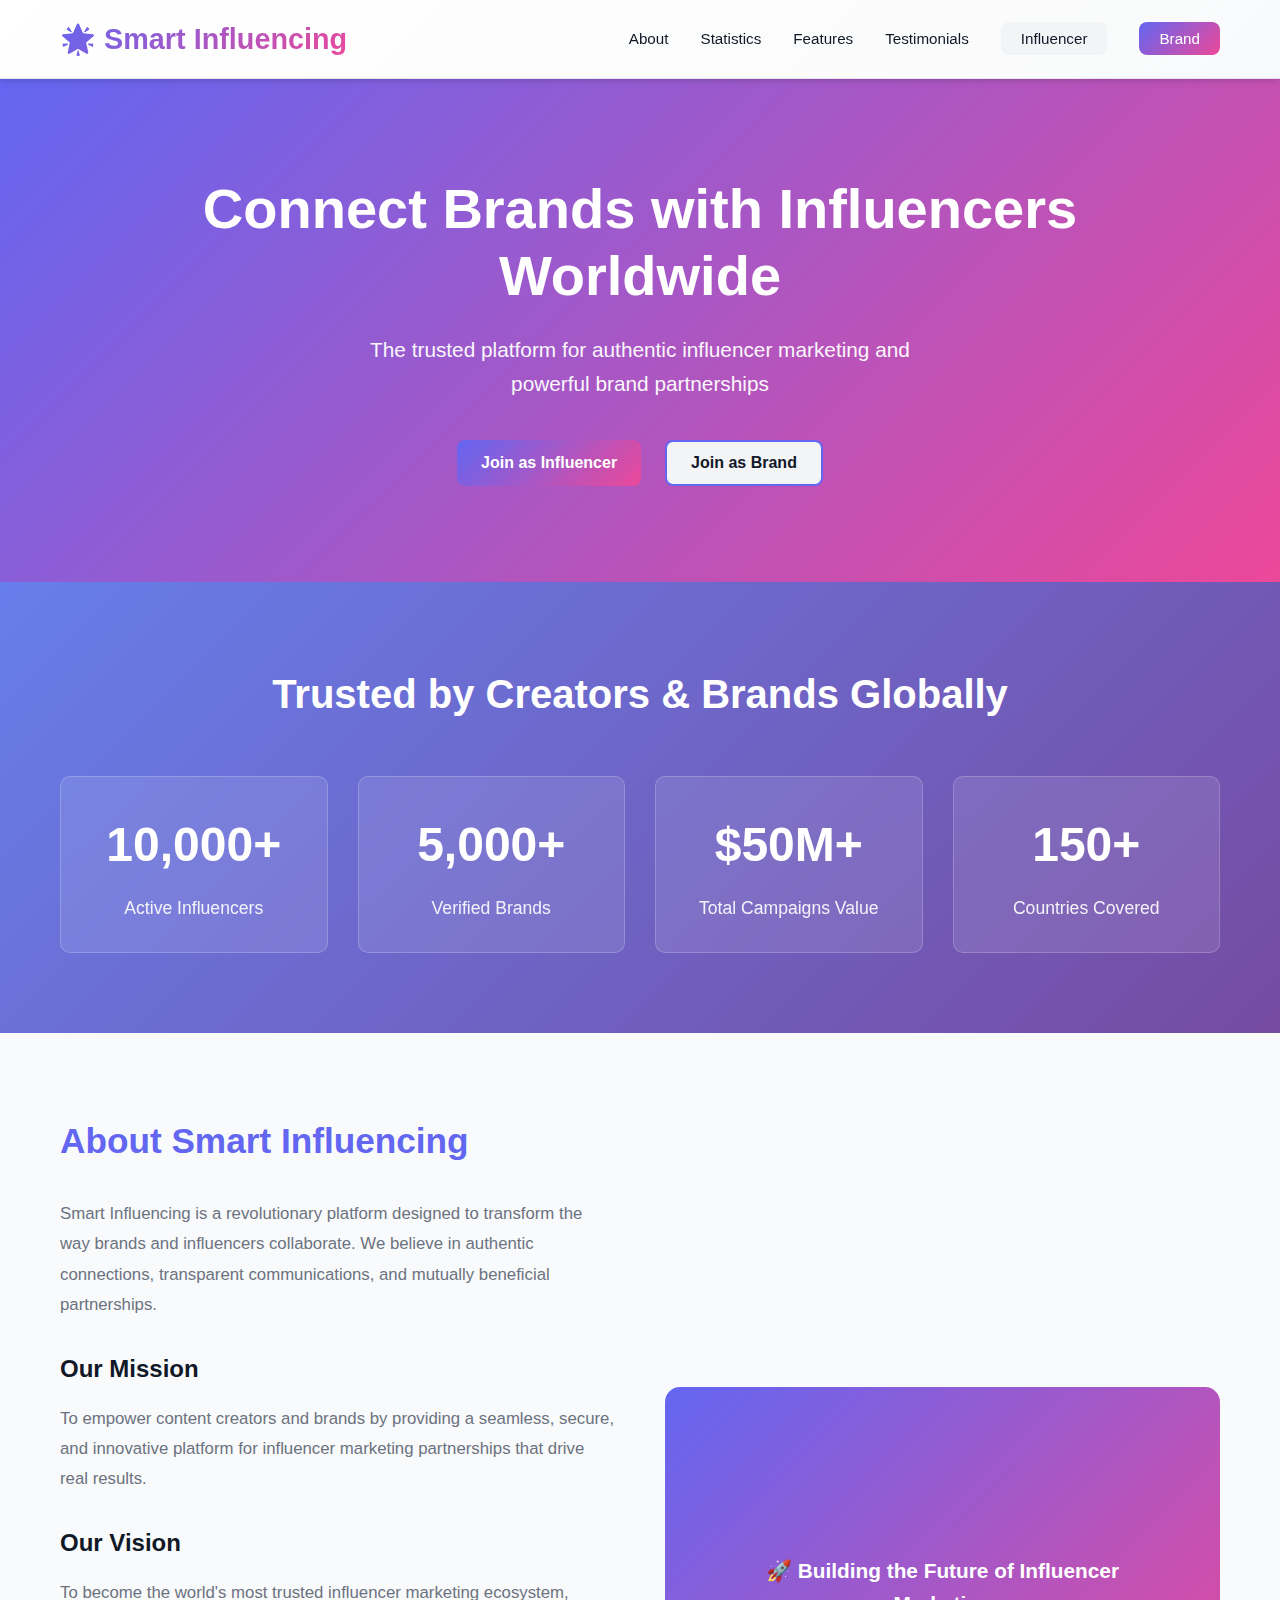
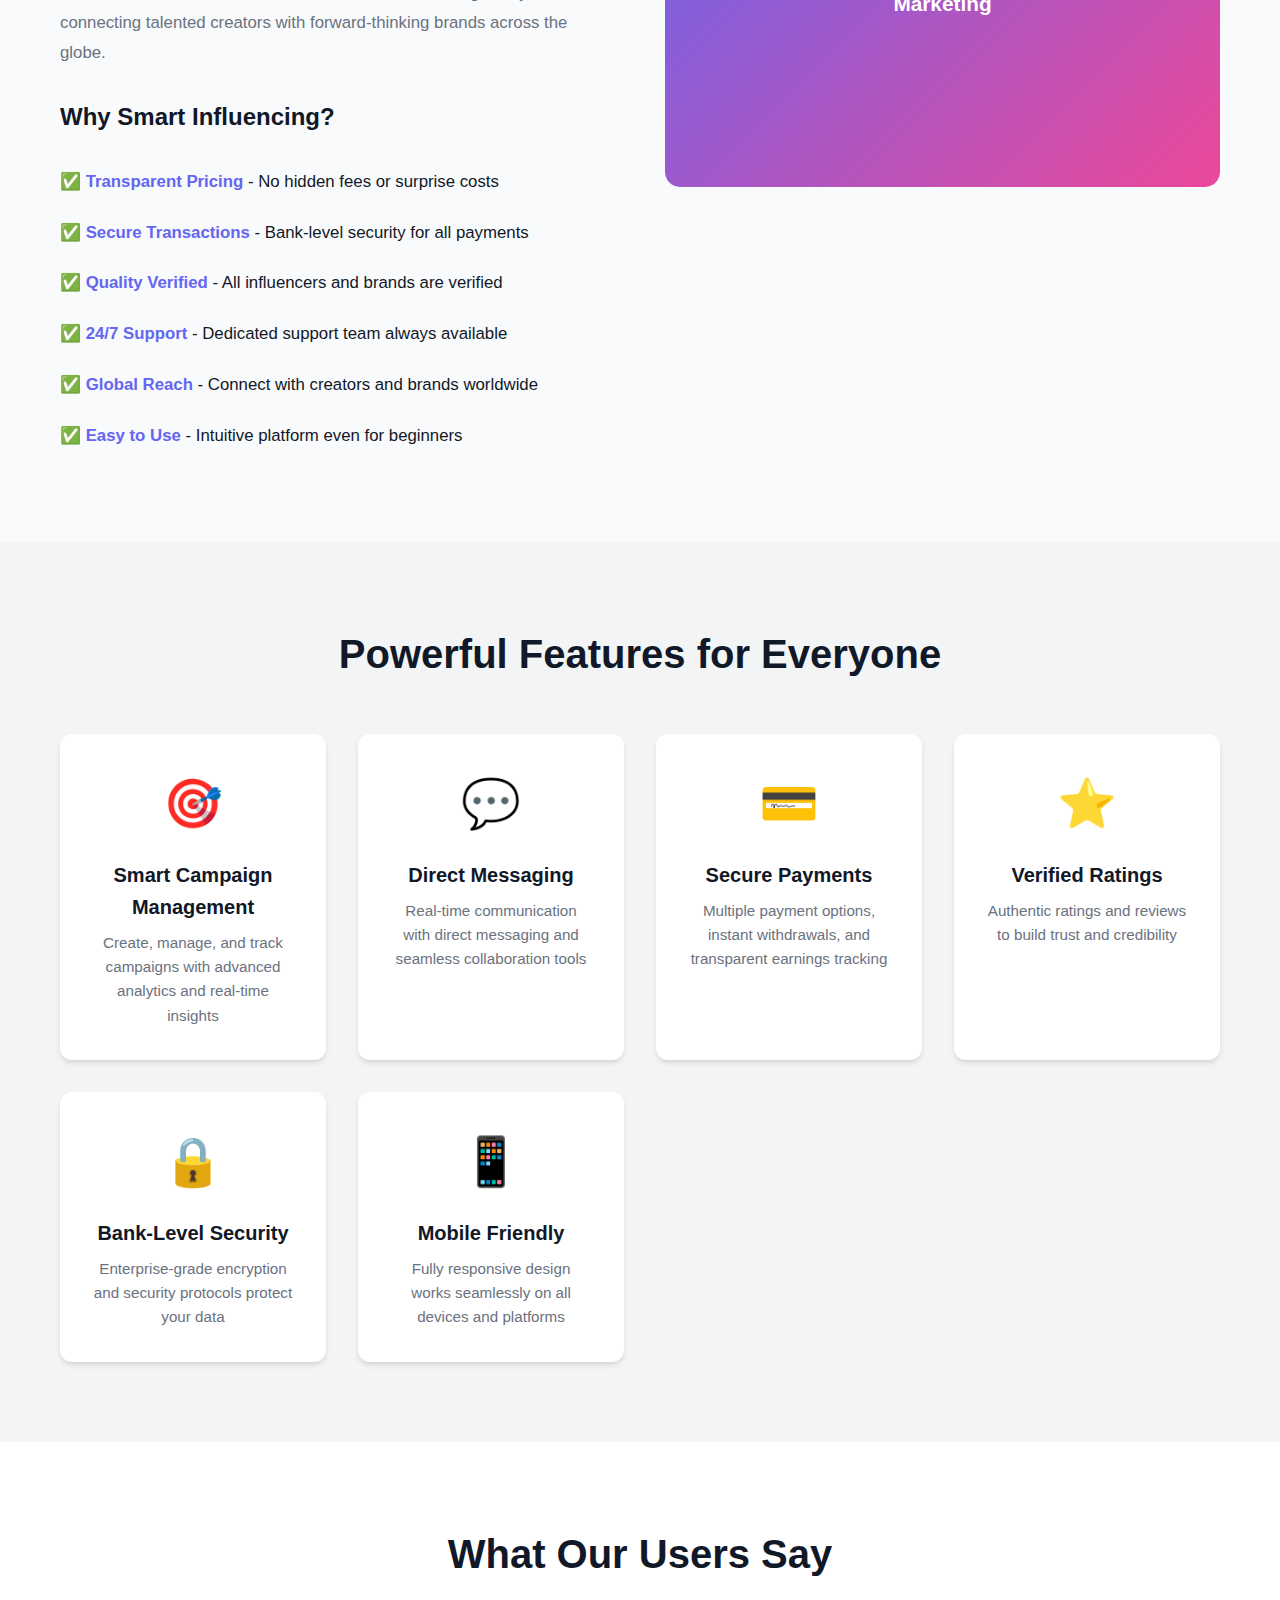
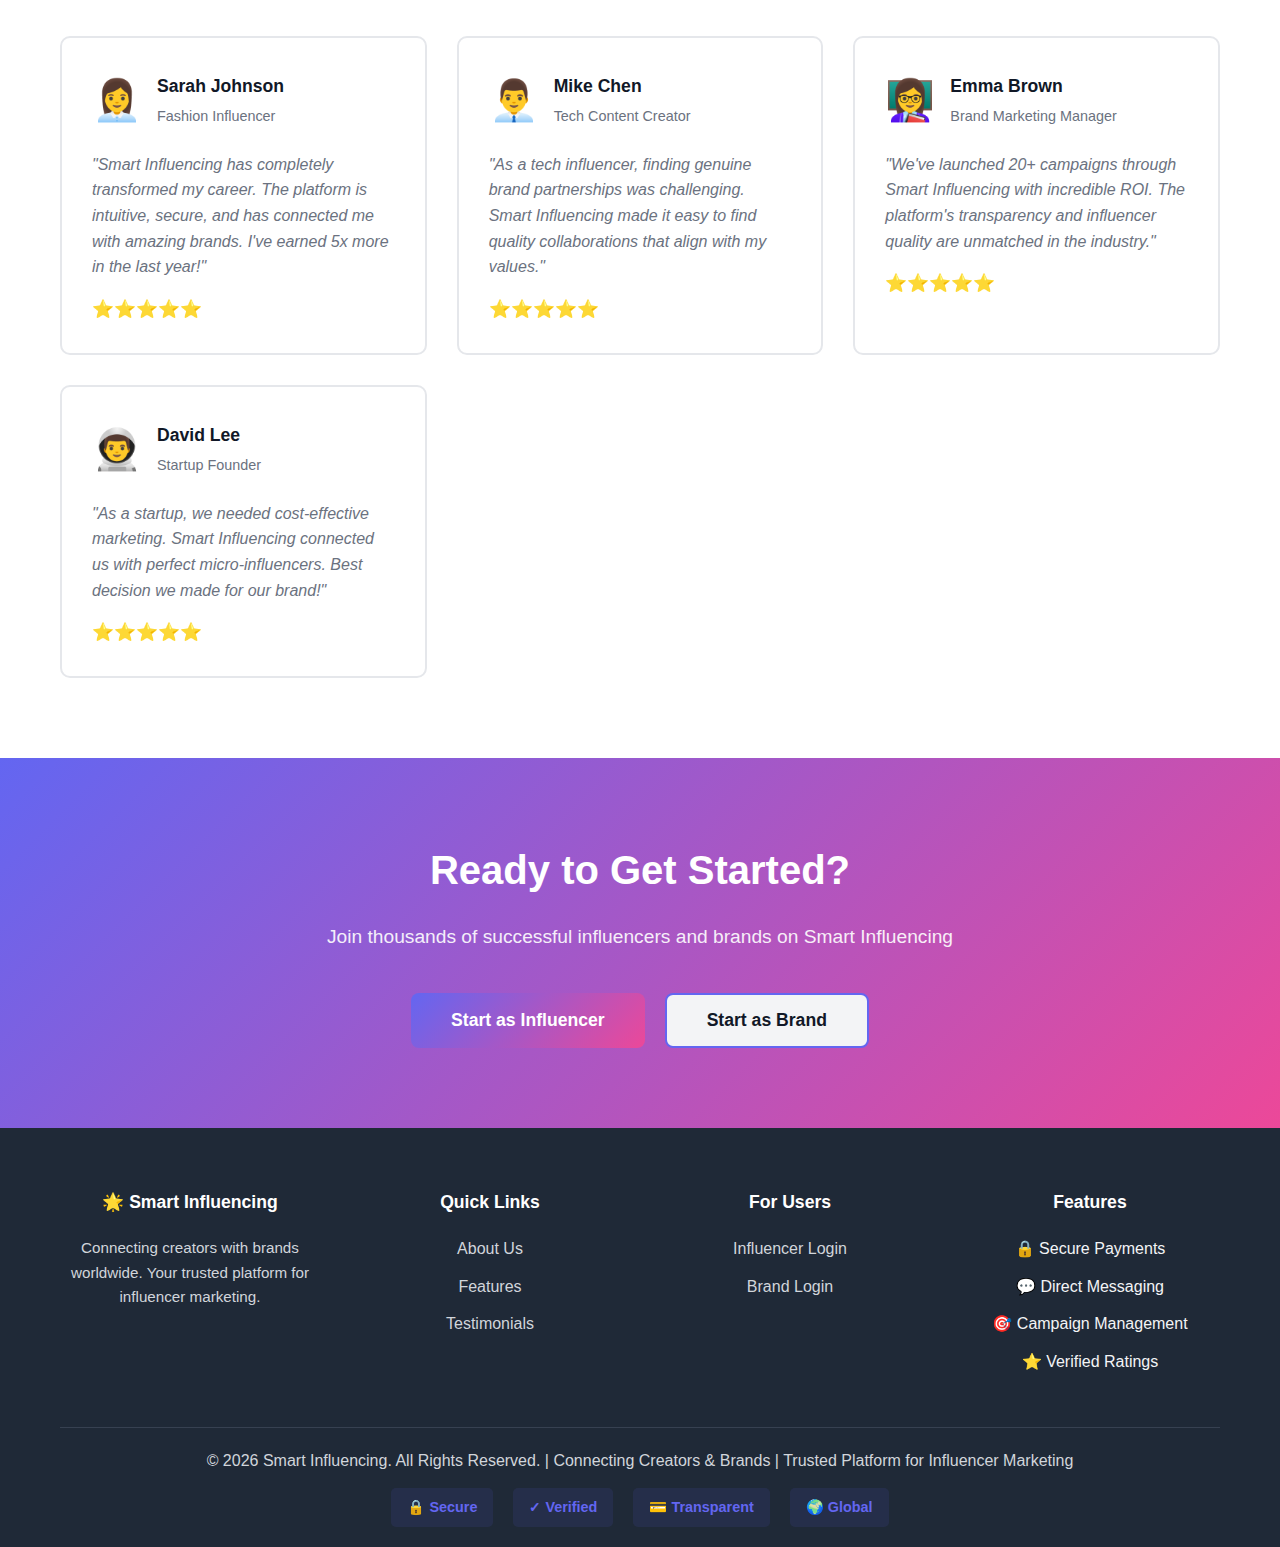
<file: index.html>
<!DOCTYPE html>
<html lang="en">
<head>
    <meta charset="UTF-8">
    <meta name="viewport" content="width=device-width, initial-scale=1.0">
    <title>Smart Influencing - Connect Brands & Influencers Worldwide</title>
    <link rel="stylesheet" href="css/style.css">
</head>
<body>
    <!-- Navigation -->
    <nav class="navbar">
        <div class="container">
            <div class="nav-brand">
                <h1>🌟 Smart Influencing</h1>
            </div>
            <ul class="nav-menu">
                <li><a href="#about">About</a></li>
                <li><a href="#stats">Statistics</a></li>
                <li><a href="#features">Features</a></li>
                <li><a href="#testimonials">Testimonials</a></li>
                <li><a href="#" onclick="goToAuth('influencer')" class="btn-nav">Influencer</a></li>
                <li><a href="#" onclick="goToAuth('brand')" class="btn-nav btn-primary">Brand</a></li>
            </ul>
        </div>
    </nav>

    <!-- Hero Section -->
    <section class="hero">
        <div class="container">
            <div class="hero-content">
                <h2>Connect Brands with Influencers Worldwide</h2>
                <p>The trusted platform for authentic influencer marketing and powerful brand partnerships</p>
                <div class="hero-buttons">
                    <button onclick="goToAuth('influencer')" class="btn btn-primary">Join as Influencer</button>
                    <button onclick="goToAuth('brand')" class="btn btn-secondary">Join as Brand</button>
                </div>
            </div>
        </div>
    </section>

    <!-- Statistics Section -->
    <section id="stats" class="statistics">
        <div class="container">
            <h2>Trusted by Creators & Brands Globally</h2>
            <div class="stats-grid">
                <div class="stat-item">
                    <h3 class="stat-number">10,000+</h3>
                    <p>Active Influencers</p>
                </div>
                <div class="stat-item">
                    <h3 class="stat-number">5,000+</h3>
                    <p>Verified Brands</p>
                </div>
                <div class="stat-item">
                    <h3 class="stat-number">$50M+</h3>
                    <p>Total Campaigns Value</p>
                </div>
                <div class="stat-item">
                    <h3 class="stat-number">150+</h3>
                    <p>Countries Covered</p>
                </div>
            </div>
        </div>
    </section>

    <!-- About Section -->
    <section id="about" class="about">
        <div class="container">
            <div class="about-content">
                <div class="about-text">
                    <h2>About Smart Influencing</h2>
                    <p>Smart Influencing is a revolutionary platform designed to transform the way brands and influencers collaborate. We believe in authentic connections, transparent communications, and mutually beneficial partnerships.</p>
                    
                    <h3>Our Mission</h3>
                    <p>To empower content creators and brands by providing a seamless, secure, and innovative platform for influencer marketing partnerships that drive real results.</p>
                    
                    <h3>Our Vision</h3>
                    <p>To become the world's most trusted influencer marketing ecosystem, connecting talented creators with forward-thinking brands across the globe.</p>
                    
                    <h3>Why Smart Influencing?</h3>
                    <ul class="about-list">
                        <li>✅ <strong>Transparent Pricing</strong> - No hidden fees or surprise costs</li>
                        <li>✅ <strong>Secure Transactions</strong> - Bank-level security for all payments</li>
                        <li>✅ <strong>Quality Verified</strong> - All influencers and brands are verified</li>
                        <li>✅ <strong>24/7 Support</strong> - Dedicated support team always available</li>
                        <li>✅ <strong>Global Reach</strong> - Connect with creators and brands worldwide</li>
                        <li>✅ <strong>Easy to Use</strong> - Intuitive platform even for beginners</li>
                    </ul>
                </div>
                <div class="about-image">
                    <div class="image-placeholder">
                        <div class="placeholder-content">
                            <p>🚀 Building the Future of Influencer Marketing</p>
                        </div>
                    </div>
                </div>
            </div>
        </div>
    </section>

    <!-- Features Section -->
    <section id="features" class="features">
        <div class="container">
            <h2>Powerful Features for Everyone</h2>
            <div class="features-grid">
                <div class="feature-card">
                    <div class="feature-icon">🎯</div>
                    <h3>Smart Campaign Management</h3>
                    <p>Create, manage, and track campaigns with advanced analytics and real-time insights</p>
                </div>
                <div class="feature-card">
                    <div class="feature-icon">💬</div>
                    <h3>Direct Messaging</h3>
                    <p>Real-time communication with direct messaging and seamless collaboration tools</p>
                </div>
                <div class="feature-card">
                    <div class="feature-icon">💳</div>
                    <h3>Secure Payments</h3>
                    <p>Multiple payment options, instant withdrawals, and transparent earnings tracking</p>
                </div>
                <div class="feature-card">
                    <div class="feature-icon">⭐</div>
                    <h3>Verified Ratings</h3>
                    <p>Authentic ratings and reviews to build trust and credibility</p>
                </div>
                <div class="feature-card">
                    <div class="feature-icon">🔒</div>
                    <h3>Bank-Level Security</h3>
                    <p>Enterprise-grade encryption and security protocols protect your data</p>
                </div>
                <div class="feature-card">
                    <div class="feature-icon">📱</div>
                    <h3>Mobile Friendly</h3>
                    <p>Fully responsive design works seamlessly on all devices and platforms</p>
                </div>
            </div>
        </div>
    </section>

    <!-- Testimonials Section -->
    <section id="testimonials" class="testimonials">
        <div class="container">
            <h2>What Our Users Say</h2>
            <div class="testimonials-grid">
                <div class="testimonial-card">
                    <div class="testimonial-header">
                        <div class="user-avatar">👩‍💼</div>
                        <div class="user-info">
                            <h4>Sarah Johnson</h4>
                            <p>Fashion Influencer</p>
                        </div>
                    </div>
                    <p class="testimonial-text">"Smart Influencing has completely transformed my career. The platform is intuitive, secure, and has connected me with amazing brands. I've earned 5x more in the last year!"</p>
                    <div class="rating">⭐⭐⭐⭐⭐</div>
                </div>

                <div class="testimonial-card">
                    <div class="testimonial-header">
                        <div class="user-avatar">👨‍💼</div>
                        <div class="user-info">
                            <h4>Mike Chen</h4>
                            <p>Tech Content Creator</p>
                        </div>
                    </div>
                    <p class="testimonial-text">"As a tech influencer, finding genuine brand partnerships was challenging. Smart Influencing made it easy to find quality collaborations that align with my values."</p>
                    <div class="rating">⭐⭐⭐⭐⭐</div>
                </div>

                <div class="testimonial-card">
                    <div class="testimonial-header">
                        <div class="user-avatar">👩‍🏫</div>
                        <div class="user-info">
                            <h4>Emma Brown</h4>
                            <p>Brand Marketing Manager</p>
                        </div>
                    </div>
                    <p class="testimonial-text">"We've launched 20+ campaigns through Smart Influencing with incredible ROI. The platform's transparency and influencer quality are unmatched in the industry."</p>
                    <div class="rating">⭐⭐⭐⭐⭐</div>
                </div>

                <div class="testimonial-card">
                    <div class="testimonial-header">
                        <div class="user-avatar">👨‍🚀</div>
                        <div class="user-info">
                            <h4>David Lee</h4>
                            <p>Startup Founder</p>
                        </div>
                    </div>
                    <p class="testimonial-text">"As a startup, we needed cost-effective marketing. Smart Influencing connected us with perfect micro-influencers. Best decision we made for our brand!"</p>
                    <div class="rating">⭐⭐⭐⭐⭐</div>
                </div>
            </div>
        </div>
    </section>

    <!-- CTA Section -->
    <section class="cta-section">
        <div class="container">
            <h2>Ready to Get Started?</h2>
            <p>Join thousands of successful influencers and brands on Smart Influencing</p>
            <div class="cta-buttons">
                <button onclick="goToAuth('influencer')" class="btn btn-primary btn-lg">Start as Influencer</button>
                <button onclick="goToAuth('brand')" class="btn btn-secondary btn-lg">Start as Brand</button>
            </div>
        </div>
    </section>

    <!-- Footer -->
    <footer class="footer">
        <div class="container">
            <div class="footer-content">
                <div class="footer-section">
                    <h4>🌟 Smart Influencing</h4>
                    <p>Connecting creators with brands worldwide. Your trusted platform for influencer marketing.</p>
                </div>
                <div class="footer-section">
                    <h4>Quick Links</h4>
                    <ul>
                        <li><a href="#about">About Us</a></li>
                        <li><a href="#features">Features</a></li>
                        <li><a href="#testimonials">Testimonials</a></li>
                    </ul>
                </div>
                <div class="footer-section">
                    <h4>For Users</h4>
                    <ul>
                        <li><a href="pages/influencer-auth.html">Influencer Login</a></li>
                        <li><a href="pages/brand-auth.html">Brand Login</a></li>
                    </ul>
                </div>
                <div class="footer-section">
                    <h4>Features</h4>
                    <ul>
                        <li>🔒 Secure Payments</li>
                        <li>💬 Direct Messaging</li>
                        <li>🎯 Campaign Management</li>
                        <li>⭐ Verified Ratings</li>
                    </ul>
                </div>
            </div>
            <div class="footer-bottom">
                <p>&copy; 2026 Smart Influencing. All Rights Reserved. | Connecting Creators & Brands | Trusted Platform for Influencer Marketing</p>
                <div class="footer-features">
                    <span>🔒 Secure</span>
                    <span>✓ Verified</span>
                    <span>💳 Transparent</span>
                    <span>🌍 Global</span>
                </div>
            </div>
        </div>
    </footer>

    <script src="js/config.js"></script>
    <script src="js/api.js"></script>
    <script src="js/main.js"></script>
</body>
</html>
</file>
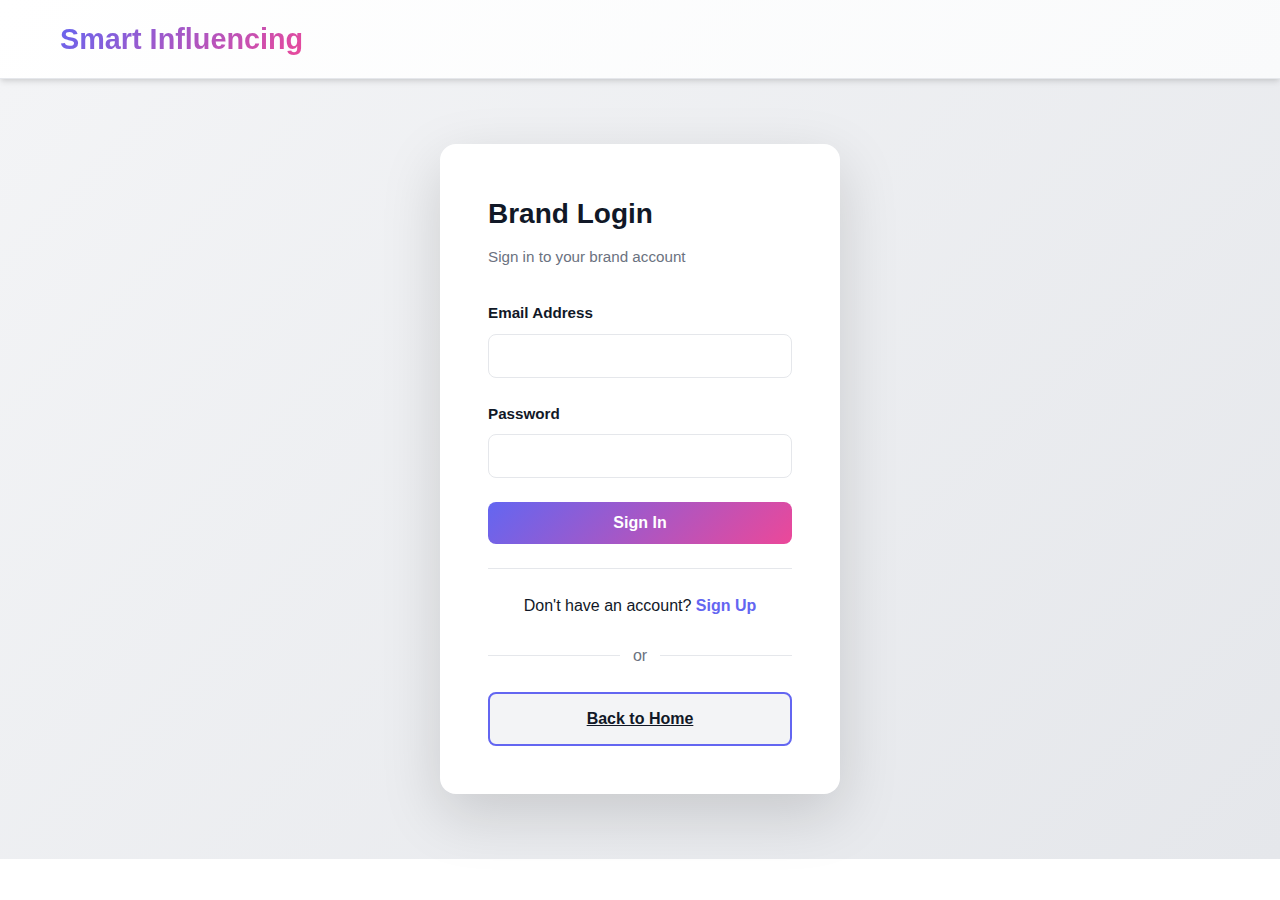
<file: pages/brand-auth.html>
<!DOCTYPE html>
<html lang="en">
<head>
    <meta charset="UTF-8">
    <meta name="viewport" content="width=device-width, initial-scale=1.0">
    <title>Brand - Smart Influencing</title>
    <link rel="stylesheet" href="../css/style.css">
    <link rel="stylesheet" href="../css/auth.css">
</head>
<body>
    <nav class="navbar">
        <div class="container">
            <div class="nav-brand">
                <h1 onclick="window.location.href='../index.html'" style="cursor: pointer;">Smart Influencing</h1>
            </div>
        </div>
    </nav>

    <div class="auth-container">
        <div class="auth-box">
            <h2>Brand Login</h2>
            <p class="auth-subtitle">Sign in to your brand account</p>

            <form id="loginForm" style="display: block;">
                <div class="form-group">
                    <label for="email">Email Address</label>
                    <input type="email" id="email" name="email" required>
                </div>
                <div class="form-group">
                    <label for="password">Password</label>
                    <input type="password" id="password" name="password" required>
                </div>
                <button type="submit" class="btn btn-primary" style="width: 100%;">Sign In</button>
            </form>

            <form id="registerForm" style="display: none;">
                <div class="form-group">
                    <label for="regBrandName">Brand Name</label>
                    <input type="text" id="regBrandName" name="brand_name" required>
                </div>
                <div class="form-group">
                    <label for="regEmail">Email Address</label>
                    <input type="email" id="regEmail" name="email" required>
                </div>
                <div class="form-group">
                    <label for="regContact">Contact Number</label>
                    <input type="tel" id="regContact" name="contact" required>
                </div>
                <div class="form-group">
                    <label for="regPassword">Password</label>
                    <input type="password" id="regPassword" name="password" required>
                </div>
                <button type="submit" class="btn btn-primary" style="width: 100%;">Create Account</button>
            </form>

            <div class="auth-toggle">
                <p>Don't have an account? 
                    <a href="#" onclick="toggleAuthForm(event)">Sign Up</a>
                </p>
            </div>

            <div class="auth-divider">or</div>

            <a href="../index.html" class="btn btn-secondary" style="width: 100%; text-align: center;">Back to Home</a>
        </div>
    </div>

    <script src="../js/config.js"></script>
    <script src="../js/api.js"></script>
    <script src="../js/main.js"></script>
    <script src="../js/brand-auth.js"></script>
</body>
</html>
</file>
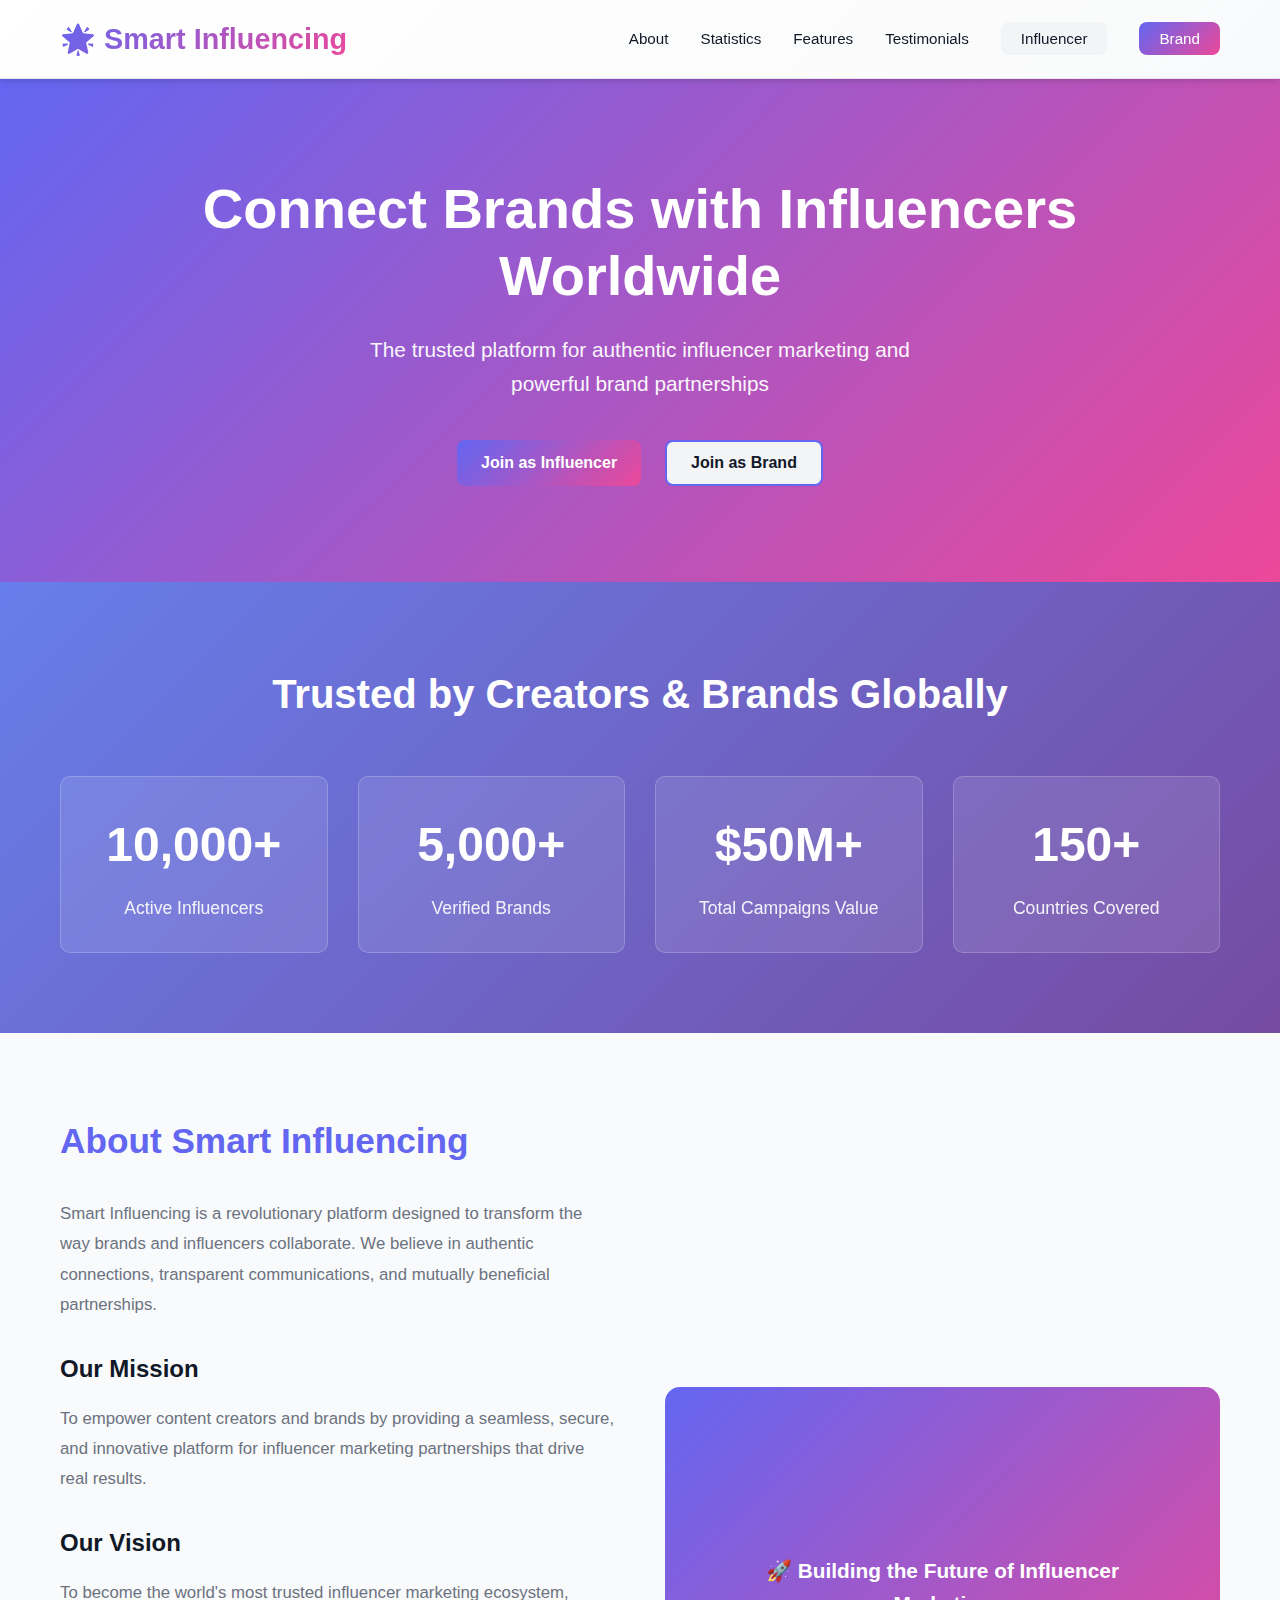
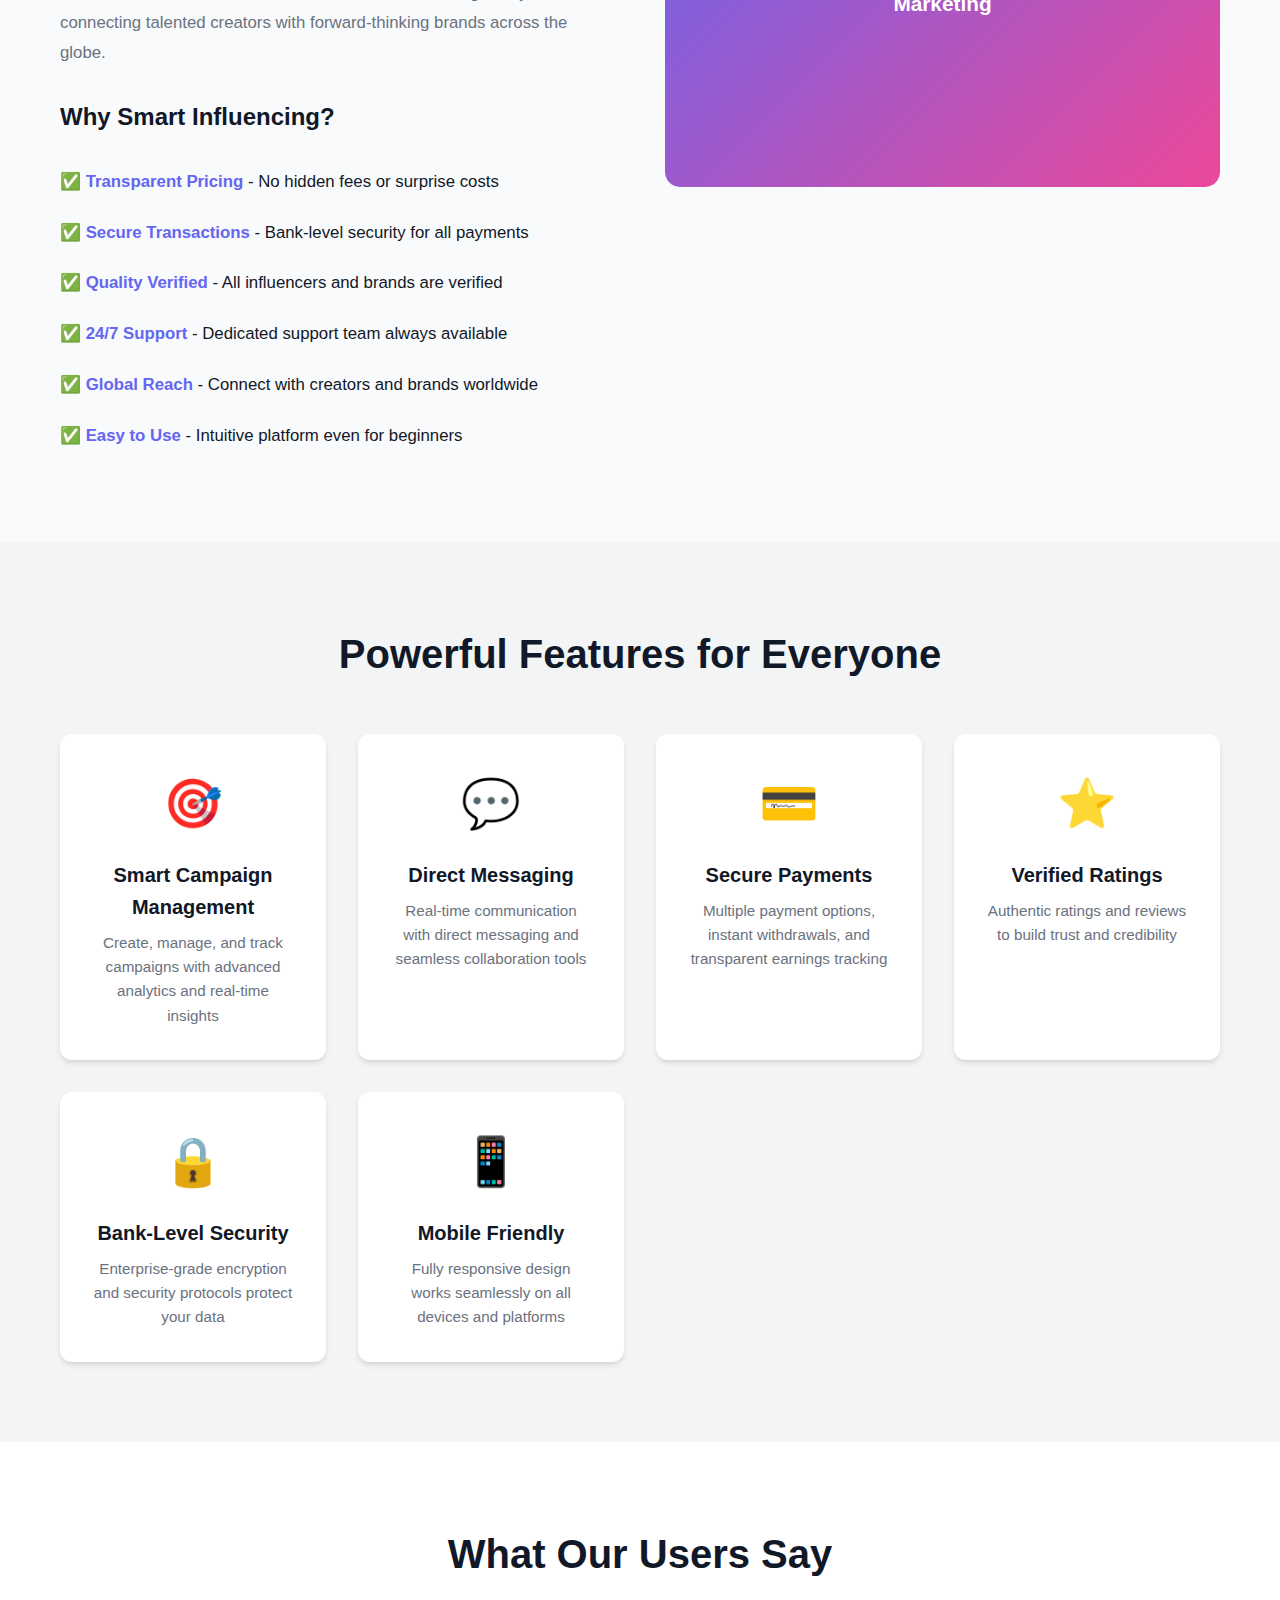
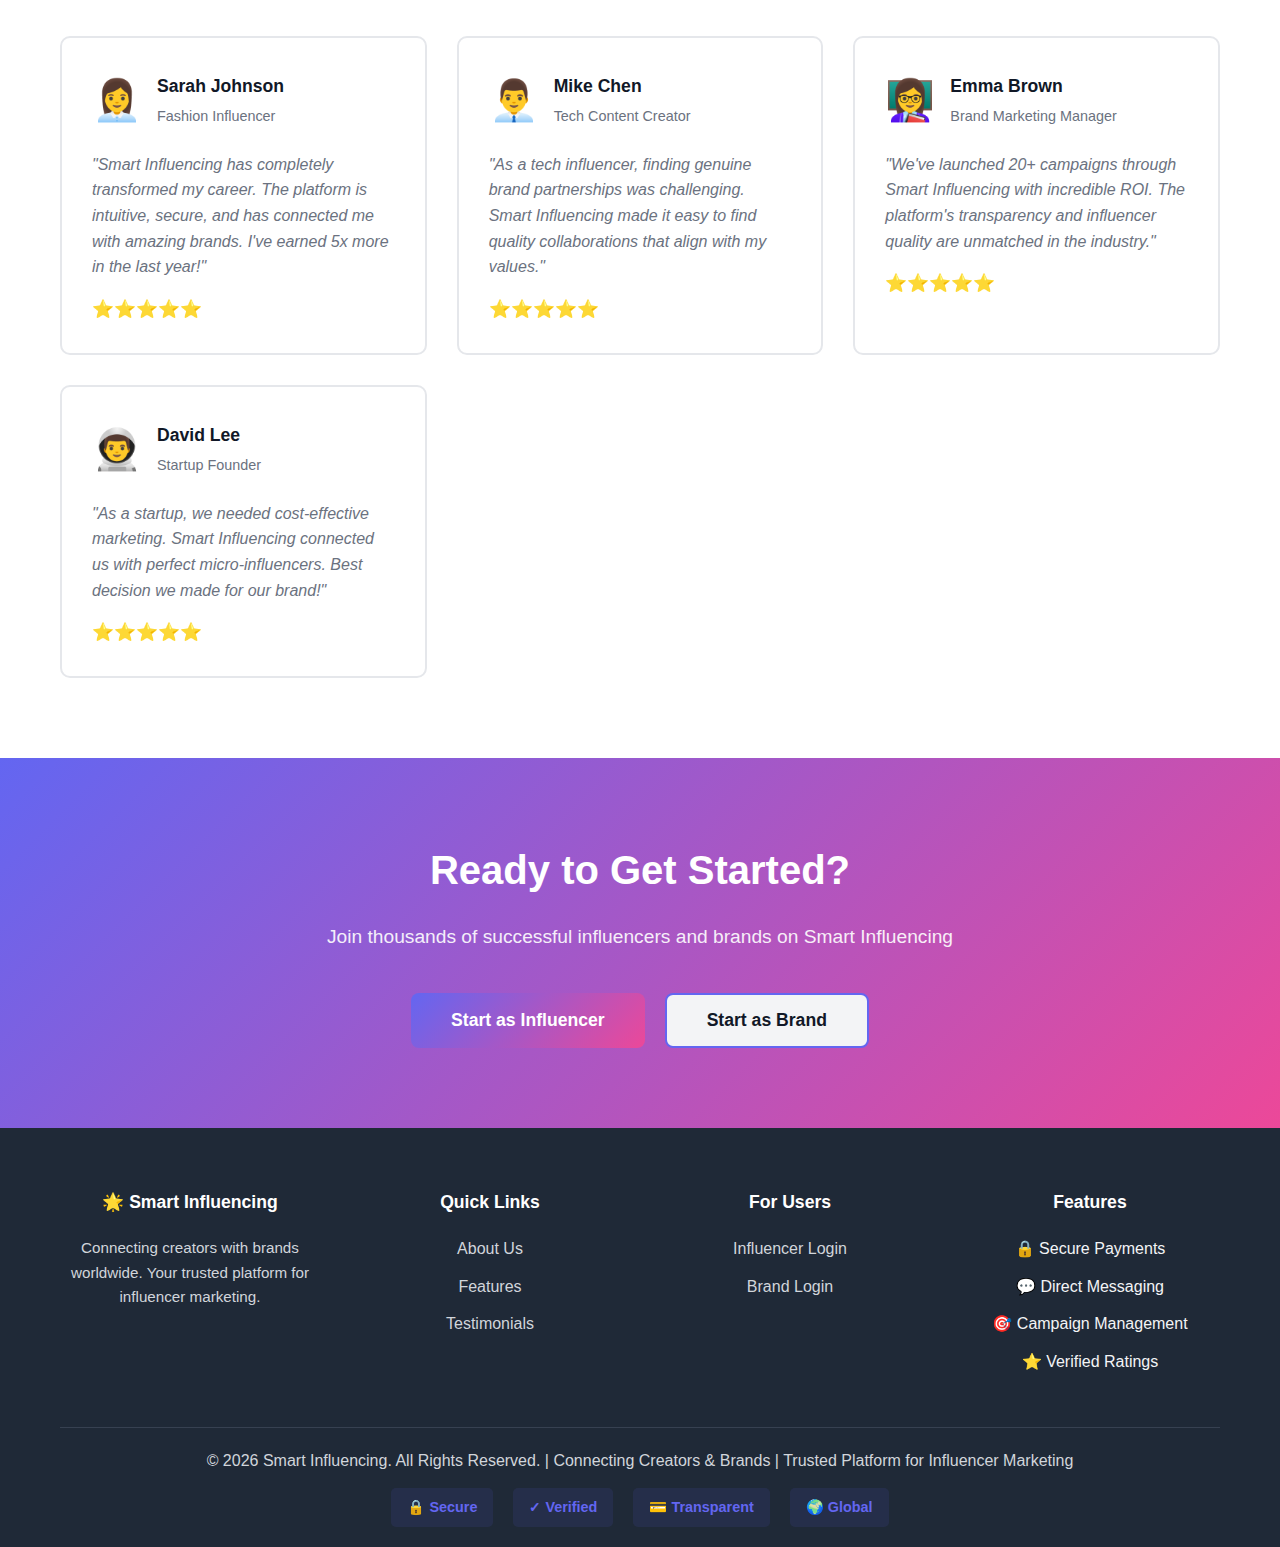
<file: pages/brand-dashboard.html>
<!DOCTYPE html>
<html lang="en">
<head>
    <meta charset="UTF-8">
    <meta name="viewport" content="width=device-width, initial-scale=1.0">
    <title>Brand Dashboard - Smart Influencing</title>
    <link rel="stylesheet" href="../css/style.css">
    <link rel="stylesheet" href="../css/dashboard.css">
</head>
<body>
    <div class="dashboard">
        <!-- Sidebar -->
        <aside class="sidebar">
            <div class="sidebar-header">
                <h2>Smart Influencing</h2>
            </div>
            <nav class="sidebar-nav">
                <a href="#" class="nav-item active" onclick="switchTab('overview', event)">
                    <span class="icon">📊</span> Overview
                </a>
                <a href="#" class="nav-item" onclick="switchTab('profile', event)">
                    <span class="icon">🏢</span> Brand Profile
                </a>
                <a href="#" class="nav-item" onclick="switchTab('campaigns', event)">
                    <span class="icon">📋</span> My Campaigns
                </a>
                <a href="#" class="nav-item" onclick="switchTab('create-campaign', event)">
                    <span class="icon">➕</span> Create Campaign
                </a>
                <a href="#" class="nav-item" onclick="switchTab('influencers', event)">
                    <span class="icon">👥</span> Find Influencers
                </a>
                <a href="#" class="nav-item" onclick="switchTab('working', event)">
                    <span class="icon">⚙️</span> Working Influencers
                </a>
                <a href="#" class="nav-item" onclick="switchTab('chat', event)">
                    <span class="icon">💬</span> Messages
                </a>
                <a href="#" class="nav-item" onclick="logout()">
                    <span class="icon">🚪</span> Logout
                </a>
            </nav>
        </aside>

        <!-- Main Content -->
        <main class="main-content">
            <!-- Header -->
            <header class="dashboard-header">
                <div>
                    <h1 id="pageTitle">Brand Dashboard</h1>
                    <p id="pageSubtitle">Manage your campaigns and influencers</p>
                </div>
                <div class="user-info">
                    <span id="brandName">Brand</span>
                    <img src="https://via.placeholder.com/40" alt="Profile" class="avatar">
                </div>
            </header>

            <!-- Tabs Content -->
            <div class="content">
                <!-- Overview Tab -->
                <div id="overview-tab" class="tab-content active">
                    <div class="stats-grid">
                        <div class="stat-card">
                            <h3>Active Campaigns</h3>
                            <p class="stat-value" id="statsActiveCampaigns">0</p>
                        </div>
                        <div class="stat-card">
                            <h3>Total Applications</h3>
                            <p class="stat-value" id="statsTotalApplications">0</p>
                        </div>
                        <div class="stat-card">
                            <h3>Accepted Influencers</h3>
                            <p class="stat-value" id="statsAcceptedInfluencers">0</p>
                        </div>
                        <div class="stat-card">
                            <h3>Total Spent</h3>
                            <p class="stat-value" id="statsTotalSpent">$0.00</p>
                        </div>
                    </div>
                </div>

                <!-- Profile Tab -->
                <div id="profile-tab" class="tab-content">
                    <div class="card">
                        <div class="card-header">
                            <h2>Brand Information</h2>
                        </div>
                        <div class="card-body">
                            <form id="brandProfileForm">
                                <div class="form-row">
                                    <div class="form-group">
                                        <label>Brand Name</label>
                                        <input type="text" id="brandNameInput" required>
                                    </div>
                                    <div class="form-group">
                                        <label>Email</label>
                                        <input type="email" id="brandEmailInput" required>
                                    </div>
                                </div>

                                <div class="form-row">
                                    <div class="form-group">
                                        <label>Contact Number</label>
                                        <input type="tel" id="brandContactInput" required>
                                    </div>
                                </div>

                                <div class="form-group">
                                    <label>About Brand</label>
                                    <textarea id="brandAboutInput" placeholder="Tell us about your brand..."></textarea>
                                </div>

                                <h3>Owner Information</h3>
                                <div class="form-row">
                                    <div class="form-group">
                                        <label>Owner Name</label>
                                        <input type="text" id="ownerNameInput">
                                    </div>
                                    <div class="form-group">
                                        <label>Owner LinkedIn</label>
                                        <input type="text" id="ownerLinkedinInput" placeholder="LinkedIn profile">
                                    </div>
                                </div>

                                <h3>Social Media Links</h3>
                                <div class="form-row">
                                    <div class="form-group">
                                        <label>Instagram</label>
                                        <input type="text" id="brandInstagramInput" placeholder="@handle">
                                    </div>
                                    <div class="form-group">
                                        <label>Facebook</label>
                                        <input type="text" id="brandFacebookInput" placeholder="Page name">
                                    </div>
                                </div>

                                <div class="form-row">
                                    <div class="form-group">
                                        <label>Twitter/X</label>
                                        <input type="text" id="brandTwitterInput" placeholder="@handle">
                                    </div>
                                    <div class="form-group">
                                        <label>Owner Instagram</label>
                                        <input type="text" id="ownerInstagramInput" placeholder="@handle">
                                    </div>
                                </div>

                                <button type="submit" class="btn btn-primary">Save Brand Profile</button>
                            </form>
                        </div>
                    </div>
                </div>

                <!-- My Campaigns Tab -->
                <div id="campaigns-tab" class="tab-content">
                    <div class="card">
                        <div class="card-header">
                            <h2>My Campaigns</h2>
                        </div>
                        <div class="card-body">
                            <div id="campaignsListBrand" class="campaigns-list">
                                <!-- Campaigns will be loaded here -->
                            </div>
                        </div>
                    </div>
                </div>

                <!-- Create Campaign Tab -->
                <div id="create-campaign-tab" class="tab-content">
                    <div class="card">
                        <div class="card-header">
                            <h2>Create New Campaign</h2>
                        </div>
                        <div class="card-body">
                            <form id="createCampaignForm">
                                <div class="form-row">
                                    <div class="form-group">
                                        <label>Campaign Field</label>
                                        <input type="text" id="campaignField" placeholder="e.g., Fashion, Tech, Fitness" required>
                                    </div>
                                    <div class="form-group">
                                        <label>Duration</label>
                                        <input type="text" id="campaignDuration" placeholder="e.g., 30 days, 2 weeks" required>
                                    </div>
                                </div>

                                <div class="form-row">
                                    <div class="form-group">
                                        <label>Payout ($)</label>
                                        <input type="number" id="campaignPayout" step="0.01" required>
                                    </div>
                                </div>

                                <div class="form-group">
                                    <label>Work Details</label>
                                    <textarea id="campaignWorkDetails" placeholder="Describe what you need the influencer to do..." required></textarea>
                                </div>

                                <div class="form-group">
                                    <label>Campaign Overview</label>
                                    <textarea id="campaignOverview" placeholder="Brief overview of your campaign..." required></textarea>
                                </div>

                                <button type="submit" class="btn btn-primary">Create Campaign</button>
                            </form>
                        </div>
                    </div>
                </div>

                <!-- Find Influencers Tab -->
                <div id="influencers-tab" class="tab-content">
                    <div class="card">
                        <div class="card-header">
                            <h2>Find Influencers</h2>
                        </div>
                        <div class="card-body">
                            <div id="influencersList" class="campaigns-list">
                                <!-- Influencers will be loaded here -->
                            </div>
                        </div>
                    </div>
                </div>

                <!-- Working With Influencers Tab -->
                <div id="working-tab" class="tab-content">
                    <div class="card">
                        <div class="card-header">
                            <h2>Currently Working With Influencers</h2>
                        </div>
                        <div class="card-body">
                            <div id="workingProjectsList" class="campaigns-list">
                                <!-- Working projects will be loaded here -->
                            </div>
                        </div>
                    </div>
                </div>

                <!-- Messages Tab -->
                <div id="chat-tab" class="tab-content">
                    <div class="card">
                        <div class="card-header">
                            <h2>Messages</h2>
                        </div>
                        <div class="card-body">
                            <p>Chat feature coming soon...</p>
                        </div>
                    </div>
                </div>
            </div>
        </main>
    </div>

    <!-- Modal for Viewing Applicants -->
    <div id="applicantsModal" class="modal" style="display: none;">
        <div class="modal-content">
            <span class="close" onclick="closeApplicantsModal()">&times;</span>
            <h2>Campaign Applicants</h2>
            <div id="applicantsList"></div>
        </div>
    </div>

    <!-- Modal for Work Updates -->
    <div id="updatesModal" class="modal" style="display: none;">
        <div class="modal-content">
            <span class="close" onclick="closeUpdatesModal()">&times;</span>
            <h2>Project Updates</h2>
            <div id="updatesList"></div>
        </div>
    </div>

    <!-- Modal for Rating -->
    <div id="ratingModal" class="modal" style="display: none;">
        <div class="modal-content">
            <span class="close" onclick="closeRatingModal()">&times;</span>
            <h2>Rate Influencer's Work</h2>
            <form id="ratingForm">
                <div class="form-group">
                    <label>Rating (1-5 stars)</label>
                    <div class="rating-stars" id="ratingStars">
                        <span class="star" onclick="setRating(1)">⭐</span>
                        <span class="star" onclick="setRating(2)">⭐</span>
                        <span class="star" onclick="setRating(3)">⭐</span>
                        <span class="star" onclick="setRating(4)">⭐</span>
                        <span class="star" onclick="setRating(5)">⭐</span>
                    </div>
                    <input type="hidden" id="selectedRating" value="0">
                </div>
                <div class="form-group">
                    <label>Review</label>
                    <textarea id="reviewText" placeholder="Share your feedback about the influencer's work..." required></textarea>
                </div>
                <button type="submit" class="btn btn-primary">Submit Rating</button>
            </form>
        </div>
    </div>

    <!-- Modal for Payment -->
    <div id="paymentModal" class="modal" style="display: none;">
        <div class="modal-content">
            <span class="close" onclick="closePaymentModal()">&times;</span>
            <h2>💳 Process Payment</h2>
            <div class="payment-info">
                <p><strong>Influencer:</strong> <span id="paymentInfluencerName"></span></p>
                <p><strong>Campaign:</strong> <span id="paymentCampaignField"></span></p>
                <p><strong>Amount to Pay:</strong> <span id="paymentAmount" class="amount-highlight"></span></p>
            </div>
            <form id="paymentForm">
                <div class="form-group">
                    <label>✓ I agree to pay this amount</label>
                    <input type="checkbox" id="agreePayment" required>
                </div>
                <div class="form-group">
                    <small>The payment will be held in the admin wallet until work is completed. Once you confirm work is done, the payment will be released to the influencer's account.</small>
                </div>
                <button type="submit" class="btn btn-primary">Process Payment</button>
            </form>
        </div>
    </div>

    <!-- Modal for Work Dispute -->
    <div id="disputeModal" class="modal" style="display: none;">
        <div class="modal-content">
            <span class="close" onclick="closeDisputeModal()">&times;</span>
            <h2>⚠️ Work Completion Dispute</h2>
            <div class="dispute-info">
                <p><strong>Influencer:</strong> <span id="disputeInfluencerName"></span></p>
                <p><strong>Payment Status:</strong> <strong>DISPUTED</strong> - Awaiting confirmation from both parties</p>
            </div>
            <div class="form-group">
                <label><strong>Did the influencer complete the work satisfactorily?</strong></label>
                <div style="margin-top: 10px;">
                    <button class="btn btn-success" onclick="respondToDispute(true)">✓ Yes, Work is Complete</button>
                    <button class="btn btn-danger" onclick="respondToDispute(false)">✗ No, Work Not Complete</button>
                </div>
            </div>
            <div class="dispute-note" id="disputeNote" style="margin-top: 15px; padding: 10px; background: #fff3cd; border-radius: 5px; display:none;">
                <small id="disputeNoteText"></small>
            </div>
        </div>
    </div>

    <script src="../js/config.js"></script>
    <script src="../js/api.js"></script>
    <script src="../js/main.js"></script>
    <script src="../js/brand-dashboard.js"></script>
</body>
</html>
</file>
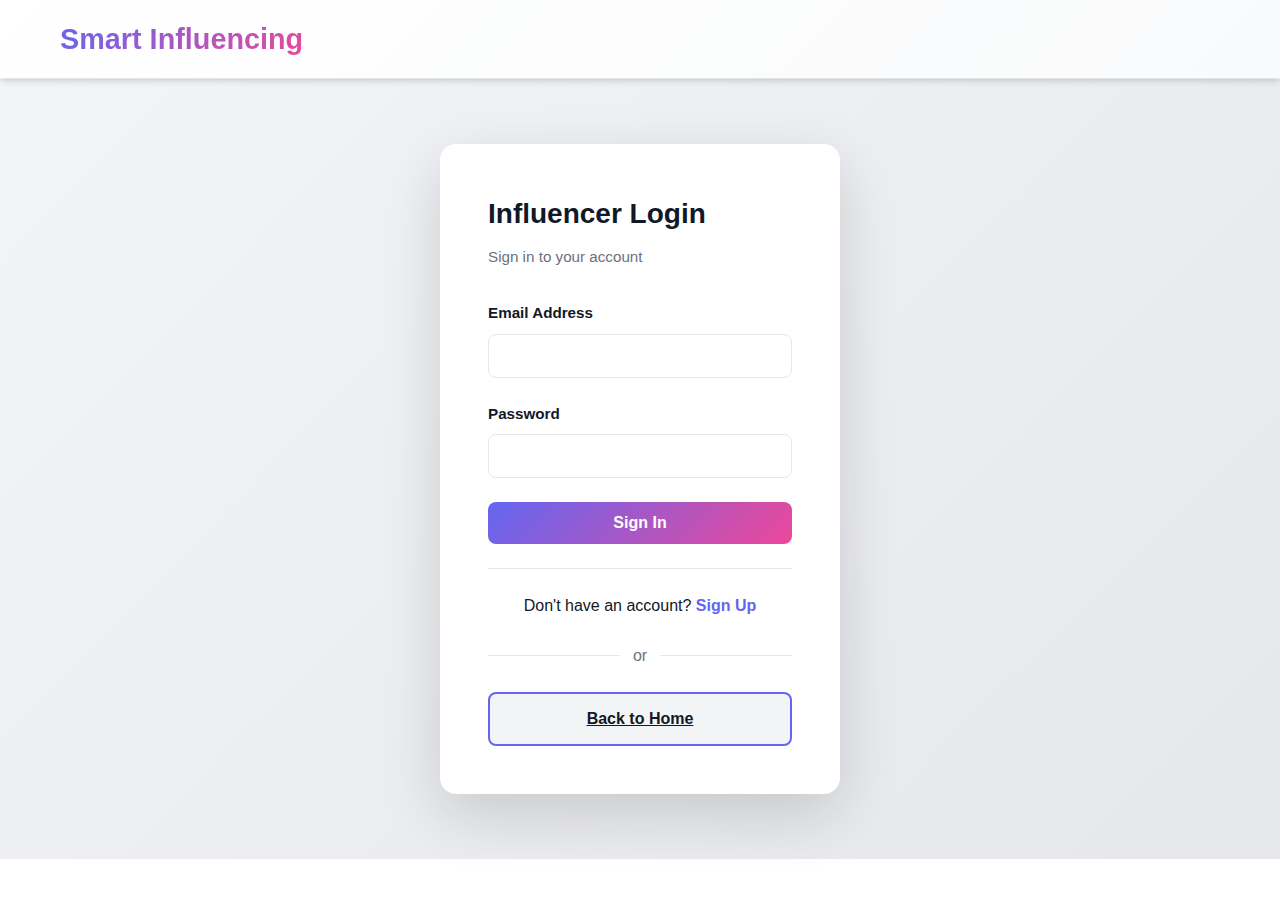
<file: pages/influencer-auth.html>
<!DOCTYPE html>
<html lang="en">
<head>
    <meta charset="UTF-8">
    <meta name="viewport" content="width=device-width, initial-scale=1.0">
    <title>Influencer - Smart Influencing</title>
    <link rel="stylesheet" href="../css/style.css">
    <link rel="stylesheet" href="../css/auth.css">
</head>
<body>
    <nav class="navbar">
        <div class="container">
            <div class="nav-brand">
                <h1 onclick="window.location.href='../index.html'" style="cursor: pointer;">Smart Influencing</h1>
            </div>
        </div>
    </nav>

    <div class="auth-container">
        <div class="auth-box">
            <h2>Influencer Login</h2>
            <p class="auth-subtitle">Sign in to your account</p>

            <form id="loginForm" style="display: block;">
                <div class="form-group">
                    <label for="email">Email Address</label>
                    <input type="email" id="email" name="email" required>
                </div>
                <div class="form-group">
                    <label for="password">Password</label>
                    <input type="password" id="password" name="password" required>
                </div>
                <button type="submit" class="btn btn-primary" style="width: 100%;">Sign In</button>
            </form>

            <form id="registerForm" style="display: none;">
                <div class="form-group">
                    <label for="regName">Full Name</label>
                    <input type="text" id="regName" name="name" required>
                </div>
                <div class="form-group">
                    <label for="regEmail">Email Address</label>
                    <input type="email" id="regEmail" name="email" required>
                </div>
                <div class="form-group">
                    <label for="regContact">Contact Number</label>
                    <input type="tel" id="regContact" name="contact" required>
                </div>
                <div class="form-group">
                    <label for="regPassword">Password</label>
                    <input type="password" id="regPassword" name="password" required>
                </div>
                <button type="submit" class="btn btn-primary" style="width: 100%;">Create Account</button>
            </form>

            <div class="auth-toggle">
                <p>Don't have an account? 
                    <a href="#" onclick="toggleAuthForm(event)">Sign Up</a>
                </p>
            </div>

            <div class="auth-divider">or</div>

            <a href="../index.html" class="btn btn-secondary" style="width: 100%; text-align: center;">Back to Home</a>
        </div>
    </div>

    <script src="../js/config.js"></script>
    <script src="../js/api.js"></script>
    <script src="../js/main.js"></script>
    <script src="../js/influencer-auth.js"></script>
</body>
</html>
</file>
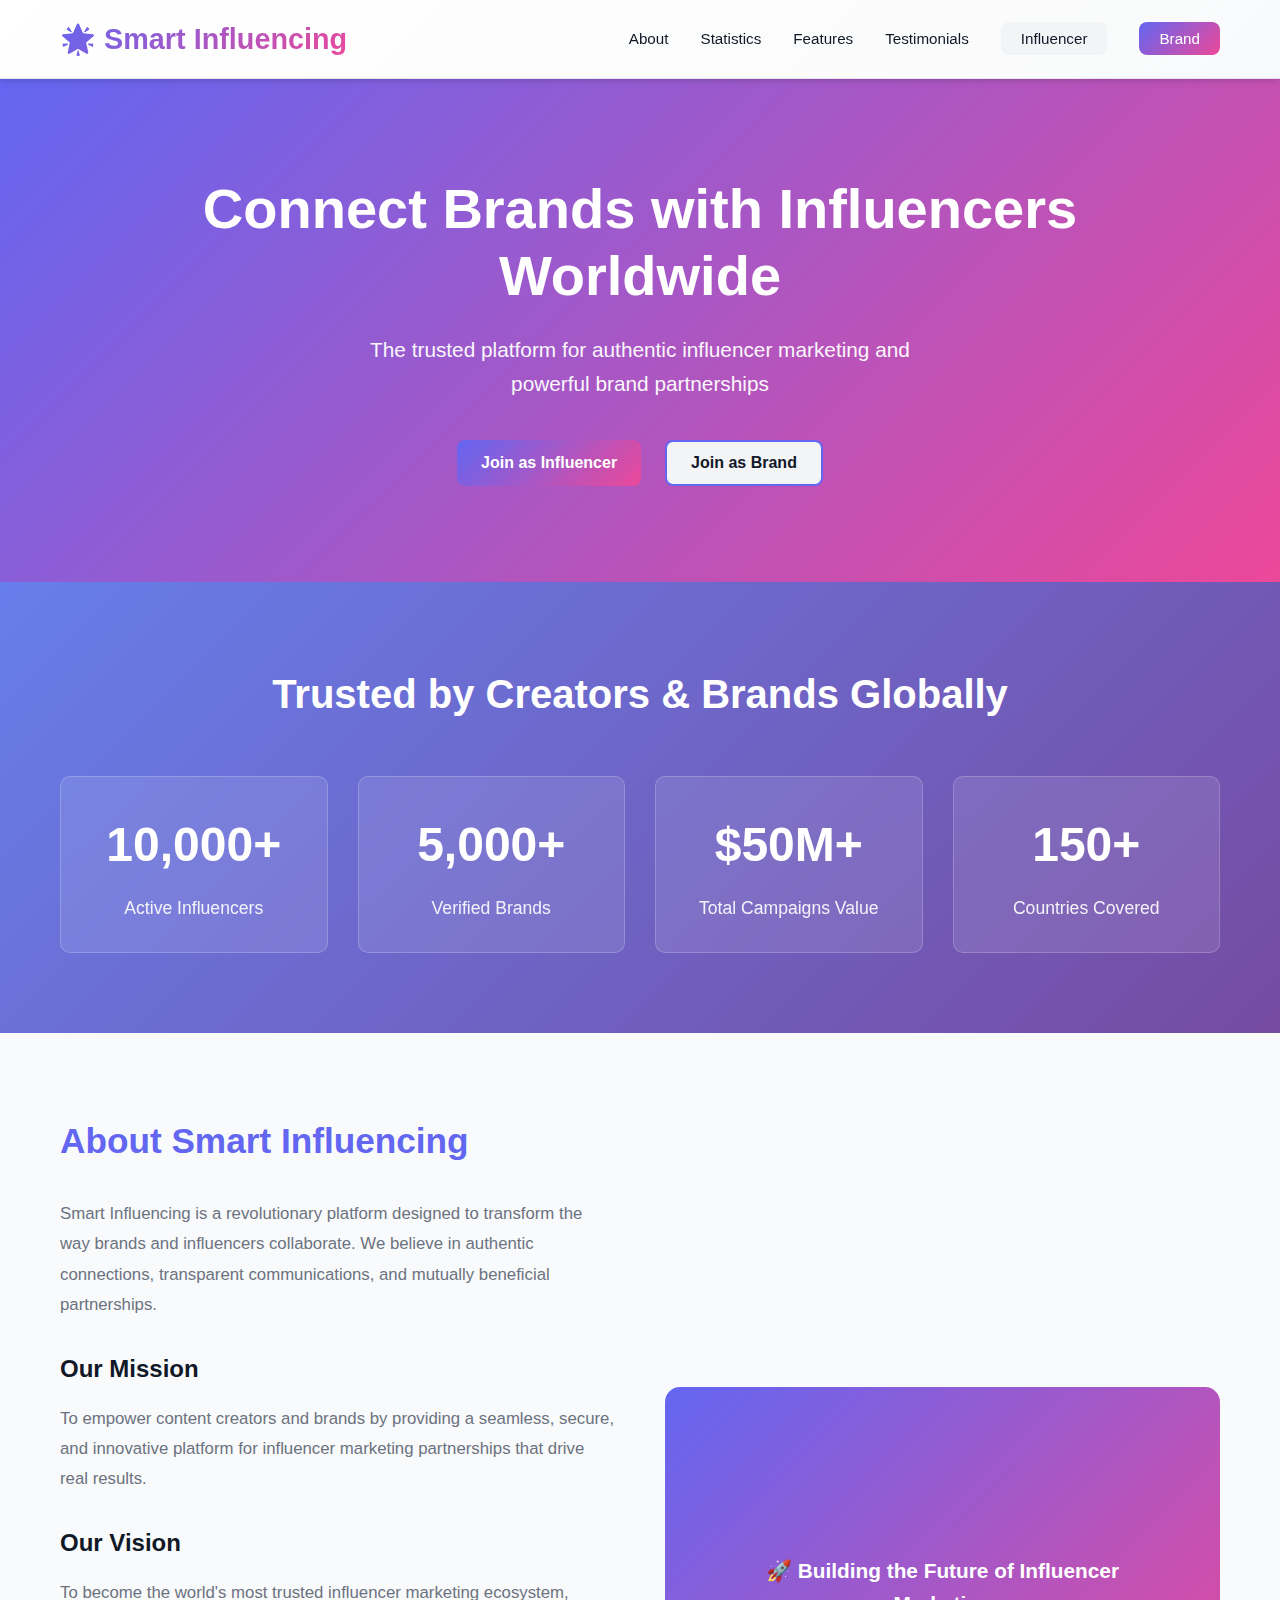
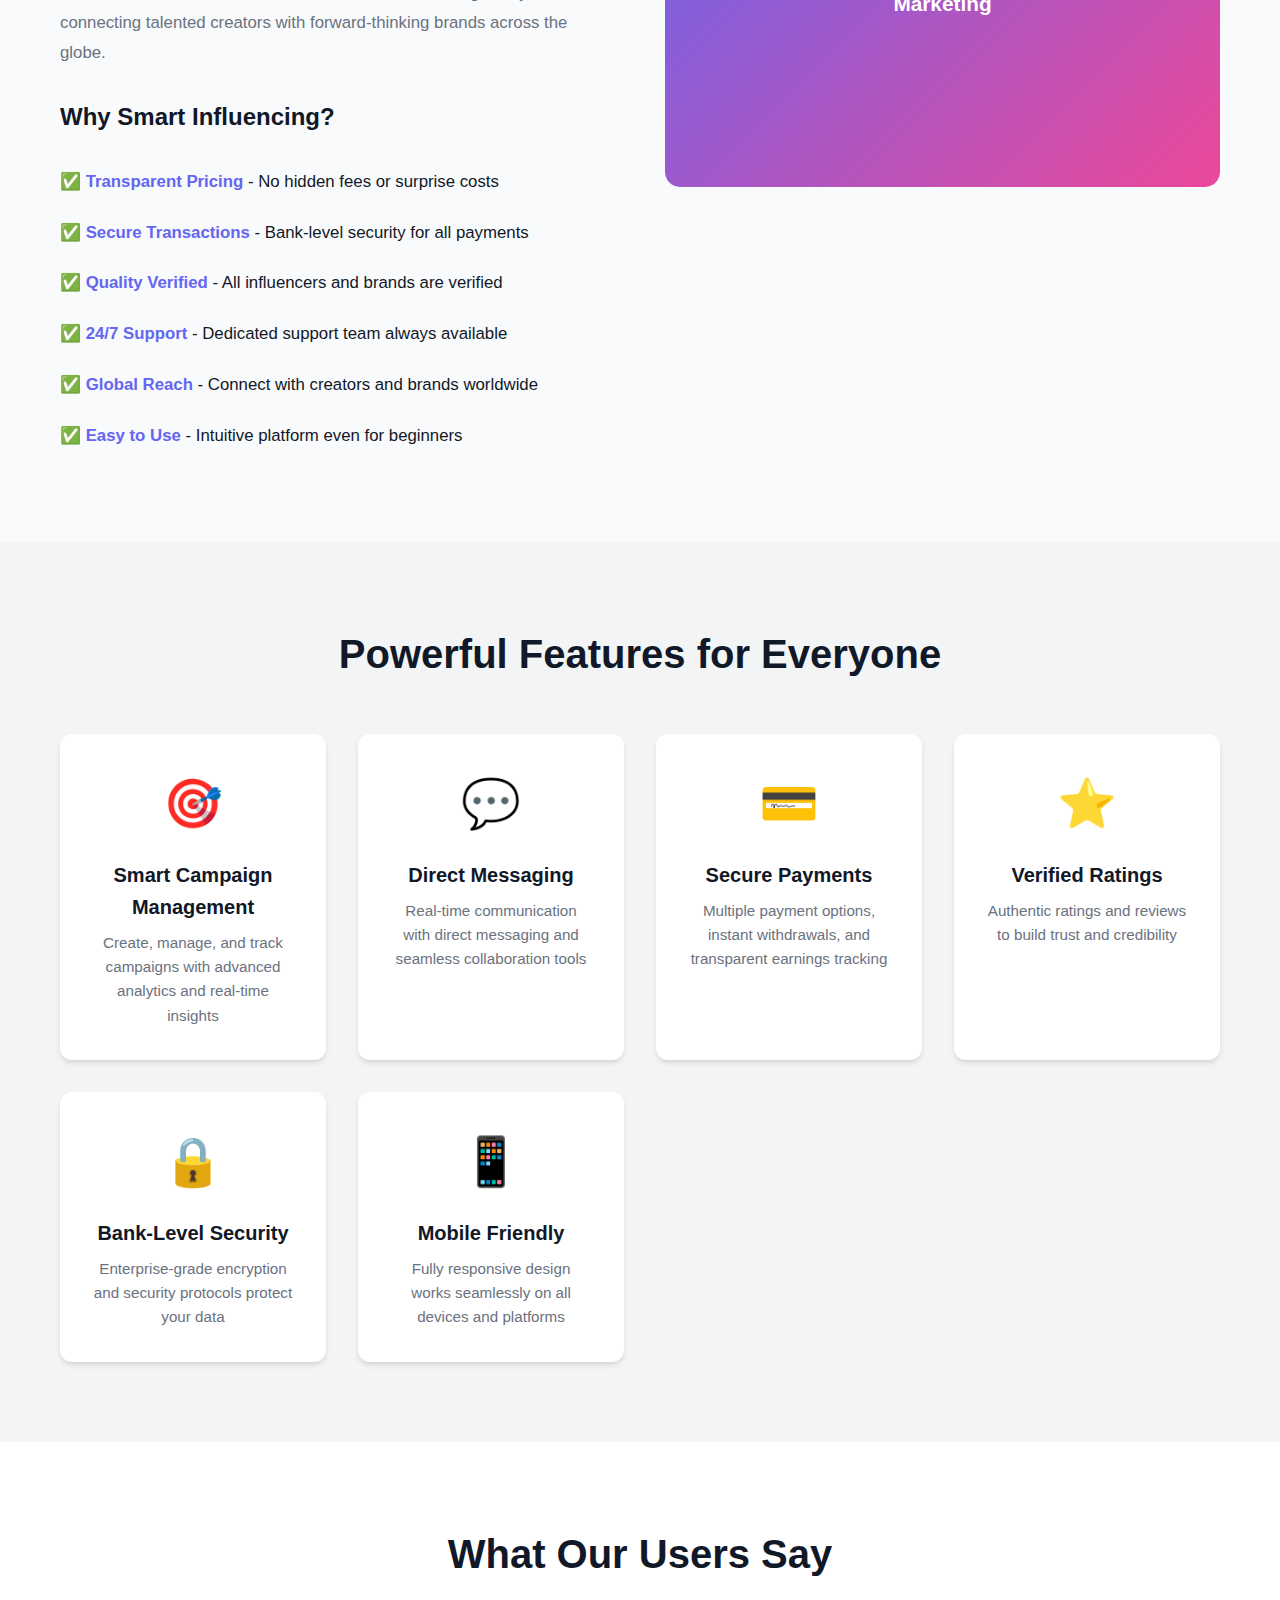
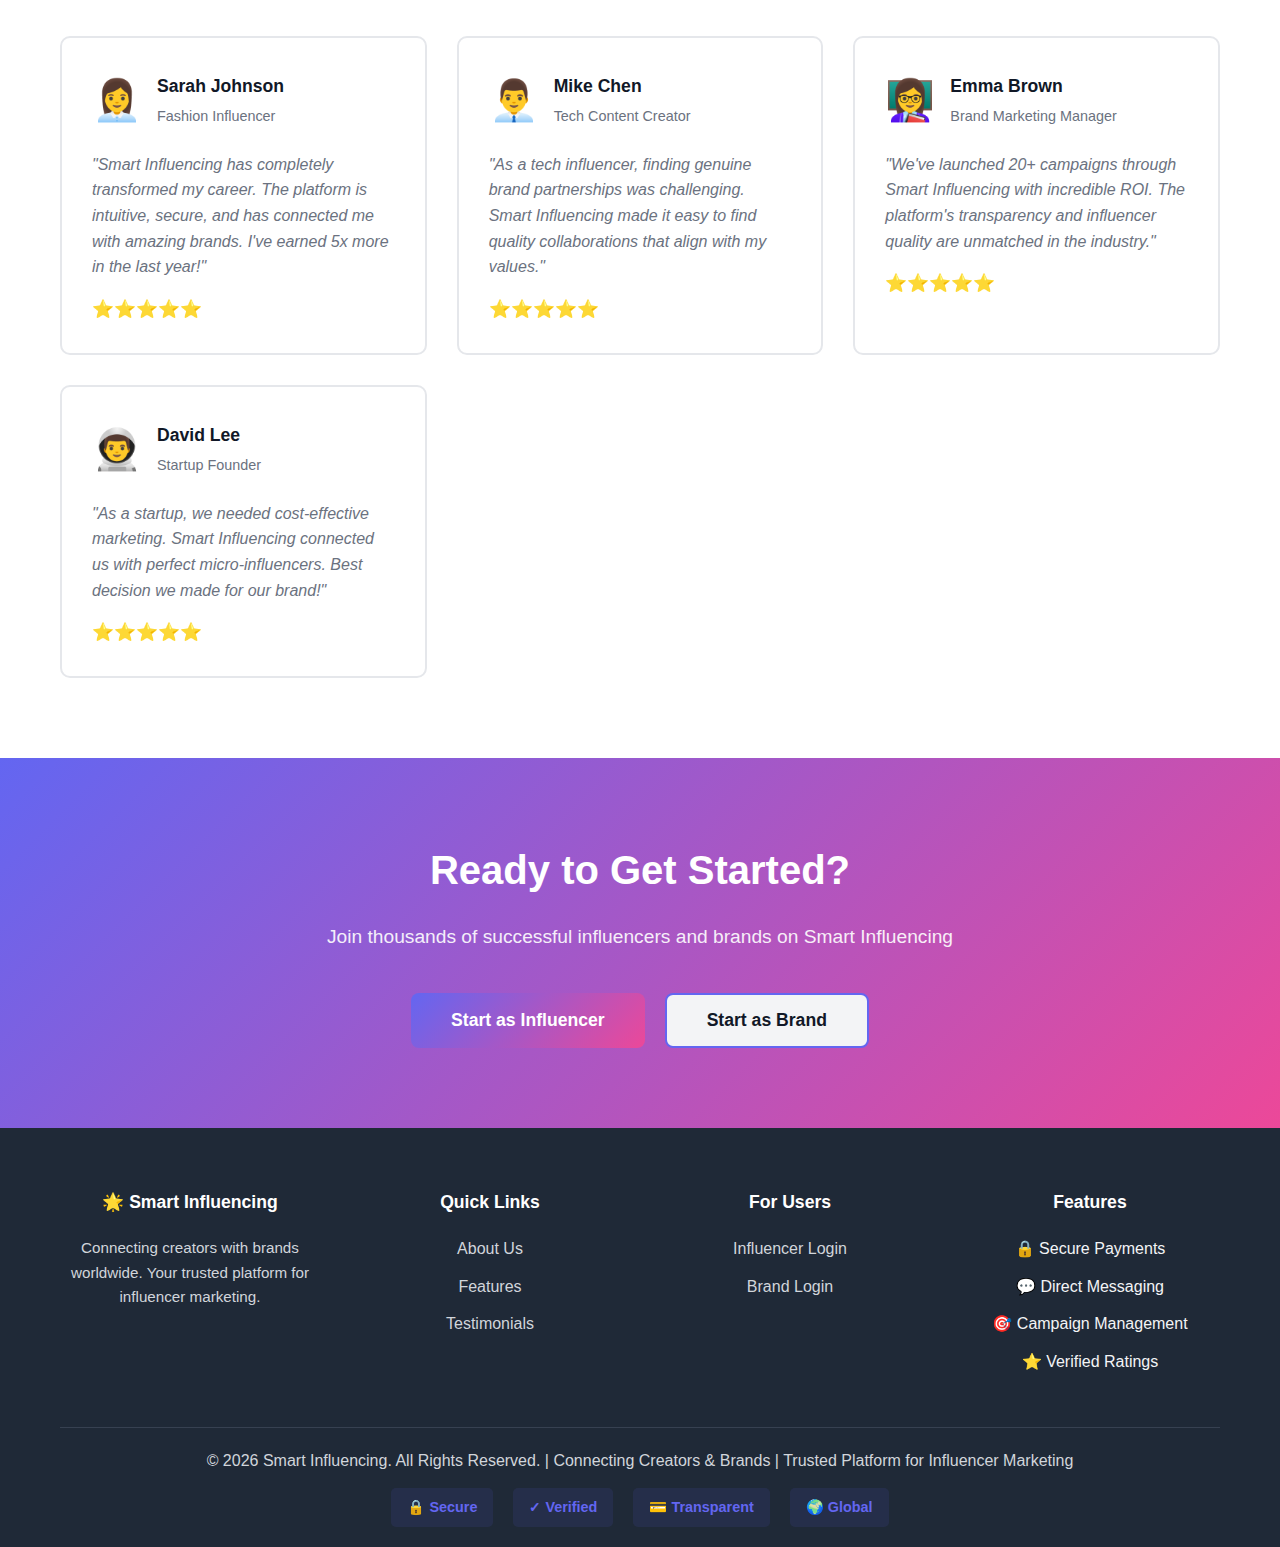
<file: pages/influencer-dashboard.html>
<!DOCTYPE html>
<html lang="en">
<head>
    <meta charset="UTF-8">
    <meta name="viewport" content="width=device-width, initial-scale=1.0">
    <title>Influencer Dashboard - Smart Influencing</title>
    <link rel="stylesheet" href="../css/style.css">
    <link rel="stylesheet" href="../css/dashboard.css">
</head>
<body>
    <div class="dashboard">
        <!-- Sidebar -->
        <aside class="sidebar">
            <div class="sidebar-header">
                <h2>Smart Influencing</h2>
            </div>
            <nav class="sidebar-nav">
                <a href="#" class="nav-item active" onclick="switchTab('overview', event)">
                    <span class="icon">📊</span> Overview
                </a>
                <a href="#" class="nav-item" onclick="switchTab('profile', event)">
                    <span class="icon">👤</span> Profile
                </a>
                <a href="#" class="nav-item" onclick="switchTab('campaigns', event)">
                    <span class="icon">📋</span> Campaigns
                </a>
                <a href="#" class="nav-item" onclick="switchTab('applied', event)">
                    <span class="icon">📝</span> Applied Campaigns
                </a>
                <a href="#" class="nav-item" onclick="switchTab('works', event)">
                    <span class="icon">✅</span> My Work History
                </a>
                <a href="#" class="nav-item" onclick="switchTab('wallet', event)">
                    <span class="icon">💰</span> Wallet
                </a>
                <a href="#" class="nav-item" onclick="switchTab('chat', event)">
                    <span class="icon">💬</span> Messages
                </a>
                <a href="#" class="nav-item" onclick="logout()">
                    <span class="icon">🚪</span> Logout
                </a>
            </nav>
        </aside>

        <!-- Main Content -->
        <main class="main-content">
            <!-- Header -->
            <header class="dashboard-header">
                <div>
                    <h1 id="pageTitle">Influencer Dashboard</h1>
                    <p id="pageSubtitle">Welcome back!</p>
                </div>
                <div class="user-info">
                    <span id="userName">User</span>
                    <img src="https://via.placeholder.com/40" alt="Profile" class="avatar">
                </div>
            </header>

            <!-- Tabs Content -->
            <div class="content">
                <!-- Overview Tab -->
                <div id="overview-tab" class="tab-content active">
                    <div class="stats-grid">
                        <div class="stat-card">
                            <h3>Total Earnings</h3>
                            <p class="stat-value" id="totalEarnings">$0.00</p>
                        </div>
                        <div class="stat-card">
                            <h3>Rating</h3>
                            <p class="stat-value" id="userRating">⭐ 0.00</p>
                        </div>
                        <div class="stat-card">
                            <h3>Hourly Rate</h3>
                            <p class="stat-value" id="hourlyRate">$0.00/hr</p>
                        </div>
                        <div class="stat-card">
                            <h3>Active Campaigns</h3>
                            <p class="stat-value" id="activeCampaigns">0</p>
                        </div>
                    </div>
                </div>

                <!-- Profile Tab -->
                <div id="profile-tab" class="tab-content">
                    <div class="card">
                        <div class="card-header">
                            <h2>Profile Information</h2>
                        </div>
                        <div class="card-body">
                            <form id="profileForm">
                                <div class="form-row">
                                    <div class="form-group">
                                        <label>Full Name</label>
                                        <input type="text" id="profileName" required>
                                    </div>
                                    <div class="form-group">
                                        <label>Email</label>
                                        <input type="email" id="profileEmail" required>
                                    </div>
                                </div>

                                <div class="form-row">
                                    <div class="form-group">
                                        <label>Contact Number</label>
                                        <input type="tel" id="profileContact" required>
                                    </div>
                                    <div class="form-group">
                                        <label>Hourly Rate ($)</label>
                                        <input type="number" id="profileRate" step="0.01">
                                    </div>
                                </div>

                                <div class="form-group">
                                    <label>About You</label>
                                    <textarea id="profileAbout" placeholder="Tell us about yourself..."></textarea>
                                </div>

                                <div class="form-group">
                                    <label>Work Experience</label>
                                    <textarea id="profileExperience" placeholder="Describe your experience..."></textarea>
                                </div>

                                <h3>Social Media Links</h3>
                                <div class="form-row">
                                    <div class="form-group">
                                        <label>Instagram</label>
                                        <input type="text" id="profileInstagram" placeholder="@username">
                                    </div>
                                    <div class="form-group">
                                        <label>YouTube</label>
                                        <input type="text" id="profileYoutube" placeholder="Channel name">
                                    </div>
                                </div>

                                <div class="form-row">
                                    <div class="form-group">
                                        <label>Facebook</label>
                                        <input type="text" id="profileFacebook" placeholder="Profile name">
                                    </div>
                                    <div class="form-group">
                                        <label>Twitter/X</label>
                                        <input type="text" id="profileTwitter" placeholder="@handle">
                                    </div>
                                </div>

                                <div class="form-row">
                                    <div class="form-group">
                                        <label>Snapchat</label>
                                        <input type="text" id="profileSnapchat" placeholder="@username">
                                    </div>
                                </div>

                                <button type="submit" class="btn btn-primary">Save Changes</button>
                            </form>
                        </div>
                    </div>
                </div>

                <!-- Campaigns Tab -->
                <div id="campaigns-tab" class="tab-content">
                    <div class="card">
                        <div class="card-header">
                            <h2>Available Campaigns</h2>
                        </div>
                        <div class="card-body">
                            <div id="campaignsList" class="campaigns-list">
                                <!-- Campaigns will be loaded here -->
                            </div>
                        </div>
                    </div>
                </div>

                <!-- Applied Campaigns Tab -->
                <div id="applied-tab" class="tab-content">
                    <div class="card">
                        <div class="card-header">
                            <h2>My Applications</h2>
                        </div>
                        <div class="card-body">
                            <div id="appliedList" class="campaigns-list">
                                <!-- Applied campaigns will be loaded here -->
                            </div>
                        </div>
                    </div>
                </div>

                <!-- Work History Tab -->
                <div id="works-tab" class="tab-content">
                    <div class="card">
                        <div class="card-header">
                            <h2>Work History & Projects</h2>
                        </div>
                        <div class="card-body">
                            <div id="worksList" class="campaigns-list">
                                <!-- Work projects will be loaded here -->
                            </div>
                        </div>
                    </div>
                </div>

                <!-- Wallet Tab -->
                <div id="wallet-tab" class="tab-content">
                    <div class="card">
                        <div class="card-header">
                            <h2>💰 Wallet & Earnings</h2>
                        </div>
                        <div class="card-body">
                            <div class="wallet-summary">
                                <div class="balance-card">
                                    <h3>Current Balance</h3>
                                    <p class="balance-amount" id="walletBalance">₹0.00</p>
                                </div>
                                <div class="stats-mini">
                                    <div class="stat">
                                        <span class="label">Pending Payments</span>
                                        <span class="value" id="pendingPayments">0</span>
                                    </div>
                                    <div class="stat">
                                        <span class="label">Credited</span>
                                        <span class="value" id="creditedPayments">0</span>
                                    </div>
                                </div>
                            </div>

                            <div style="margin-top: 30px;">
                                <h3>📋 Transaction History</h3>
                                <div id="transactionsList" style="max-height: 400px; overflow-y: auto;">
                                    <p>Loading transaction history...</p>
                                </div>
                            </div>

                            <div style="margin-top: 30px; border-top: 1px solid #ddd; padding-top: 20px;">
                                <h3>🏦 Bank Details for Payouts</h3>
                                <form id="payoutAccountForm">
                                    <div class="form-group">
                                        <label>Account Holder Name</label>
                                        <input type="text" id="accountHolderName" placeholder="Your full name" required>
                                    </div>
                                    <div class="form-row">
                                        <div class="form-group">
                                            <label>Account Number</label>
                                            <input type="text" id="accountNumber" placeholder="16-digit account number" required>
                                        </div>
                                        <div class="form-group">
                                            <label>IFSC Code</label>
                                            <input type="text" id="ifscCode" placeholder="e.g., HDFC0001234" required>
                                        </div>
                                    </div>
                                    <div class="form-row">
                                        <div class="form-group">
                                            <label>Bank Name</label>
                                            <input type="text" id="bankName" placeholder="e.g., HDFC Bank" required>
                                        </div>
                                        <div class="form-group">
                                            <label>Account Type</label>
                                            <select id="accountType">
                                                <option value="savings">Savings</option>
                                                <option value="checking">Checking</option>
                                            </select>
                                        </div>
                                    </div>
                                    <button type="submit" class="btn btn-primary">Save Bank Details</button>
                                </form>
                            </div>
                        </div>
                    </div>
                </div>

                <!-- Messages Tab -->
                <div id="chat-tab" class="tab-content">
                    <div class="card">
                        <div class="card-header">
                            <h2>Messages</h2>
                        </div>
                        <div class="card-body">
                            <p>Chat feature coming soon...</p>
                        </div>
                    </div>
                </div>
            </div>
        </main>
    </div>

    <!-- Modal for Work Updates -->
    <div id="workUpdateModal" class="modal" style="display: none;">
        <div class="modal-content">
            <span class="close" onclick="closeWorkUpdateModal()">&times;</span>
            <h2>Add Work Update</h2>
            <form id="workUpdateForm">
                <div class="form-group">
                    <label>Update Description</label>
                    <textarea id="updateDescription" placeholder="Share what you've completed or current progress..." required></textarea>
                </div>
                <div class="form-group">
                    <label>Progress Percentage (0-100)</label>
                    <input type="number" id="progressPercentage" min="0" max="100" value="0" required>
                </div>
                <button type="submit" class="btn btn-primary">Post Update</button>
            </form>
        </div>
    </div>

    <!-- Modal for Work Details -->
    <div id="workDetailsModal" class="modal" style="display: none;">
        <div class="modal-content">
            <span class="close" onclick="closeWorkDetailsModal()">&times;</span>
            <h2>Work Details & Reviews</h2>
            <div id="workDetailsContent"></div>
        </div>
    </div>

    <!-- Modal for Work Dispute Response (Influencer) -->
    <div id="influencerDisputeModal" class="modal" style="display: none;">
        <div class="modal-content">
            <span class="close" onclick="closeInfluencerDisputeModal()">&times;</span>
            <h2>⚠️ Work Completion Response</h2>
            <div class="dispute-info">
                <p><strong>Brand:</strong> <span id="dispBrandName"></span></p>
                <p><strong>Payment Status:</strong> <strong>DISPUTED</strong> - Please confirm if you completed the work</p>
            </div>
            <div class="form-group">
                <label><strong>Did you complete the work according to requirements?</strong></label>
                <div style="margin-top: 10px;">
                    <button class="btn btn-success" onclick="respondToInfluencerDispute(true)">✓ Yes, Work is Complete</button>
                    <button class="btn btn-danger" onclick="respondToInfluencerDispute(false)">✗ No, Work Not Complete</button>
                </div>
            </div>
            <div class="dispute-note" id="influencerDisputeNote" style="margin-top: 15px; padding: 10px; background: #fff3cd; border-radius: 5px; display:none;">
                <small id="influencerDisputeNoteText"></small>
            </div>
        </div>
    </div>

    <script src="../js/config.js"></script>
    <script src="../js/api.js"></script>
    <script src="../js/main.js"></script>
    <script src="../js/influencer-dashboard.js"></script>
</body>
</html>
</file>
<file: css/style.css>
/* ============================================ */
/*        GLOBAL STYLES & VARIABLES            */
/* ============================================ */

:root {
    --primary-color: #6366f1;
    --secondary-color: #ec4899;
    --success-color: #10b981;
    --warning-color: #f59e0b;
    --danger-color: #ef4444;
    --dark: #1f2937;
    --light: #f3f4f6;
    --text-dark: #111827;
    --text-light: #6b7280;
    --border-color: #e5e7eb;
    --shadow: 0 4px 6px -1px rgba(0, 0, 0, 0.1), 0 2px 4px -1px rgba(0, 0, 0, 0.06);
    --shadow-lg: 0 20px 25px -5px rgba(0, 0, 0, 0.1);
    --transition: all 0.3s ease;
}

* {
    margin: 0;
    padding: 0;
    box-sizing: border-box;
}

html {
    scroll-behavior: smooth;
}

body {
    font-family: 'Inter', -apple-system, BlinkMacSystemFont, 'Segoe UI', Roboto, sans-serif;
    color: var(--text-dark);
    background-color: #ffffff;
    line-height: 1.6;
}

.container {
    max-width: 1200px;
    margin: 0 auto;
    padding: 0 20px;
}

/* ============================================ */
/*           NAVIGATION BAR                     */
/* ============================================ */

.navbar {
    background: linear-gradient(135deg, #ffffff 0%, #f9fafb 100%);
    padding: 1rem 0;
    position: sticky;
    top: 0;
    z-index: 1000;
    box-shadow: var(--shadow);
    border-bottom: 1px solid var(--border-color);
}

.navbar .container {
    display: flex;
    justify-content: space-between;
    align-items: center;
}

.nav-brand h1 {
    font-size: 1.8rem;
    background: linear-gradient(135deg, var(--primary-color), var(--secondary-color));
    -webkit-background-clip: text;
    -webkit-text-fill-color: transparent;
    background-clip: text;
    font-weight: 700;
}

.nav-menu {
    display: flex;
    list-style: none;
    gap: 2rem;
    align-items: center;
}

.nav-menu a {
    text-decoration: none;
    color: var(--text-dark);
    font-weight: 500;
    transition: var(--transition);
    font-size: 0.95rem;
}

.nav-menu a:hover {
    color: var(--primary-color);
}

.btn-nav {
    padding: 0.5rem 1.25rem !important;
    border-radius: 8px;
    background-color: var(--light) !important;
    color: var(--text-dark) !important;
    border: none;
    cursor: pointer;
    font-weight: 600;
}

.btn-nav:hover {
    background-color: var(--border-color) !important;
}

.btn-nav.btn-primary {
    background: linear-gradient(135deg, var(--primary-color), var(--secondary-color)) !important;
    color: #ffffff !important;
}

/* ============================================ */
/*           BUTTONS                            */
/* ============================================ */

.btn {
    padding: 0.75rem 1.5rem;
    border: none;
    border-radius: 8px;
    font-weight: 600;
    cursor: pointer;
    transition: var(--transition);
    font-size: 1rem;
    display: inline-block;
}

.btn-primary {
    background: linear-gradient(135deg, var(--primary-color), var(--secondary-color));
    color: #ffffff;
}

.btn-primary:hover {
    transform: translateY(-2px);
    box-shadow: var(--shadow-lg);
}

.btn-secondary {
    background: var(--light);
    color: var(--text-dark);
    border: 2px solid var(--primary-color);
}

.btn-secondary:hover {
    background: var(--primary-color);
    color: #ffffff;
}

.btn-danger {
    background: var(--danger-color);
    color: #ffffff;
}

.btn-success {
    background: var(--success-color);
    color: #ffffff;
}

.btn-sm {
    padding: 0.5rem 1rem;
    font-size: 0.875rem;
}

/* ============================================ */
/*           HERO SECTION                       */
/* ============================================ */

.hero {
    background: linear-gradient(135deg, var(--primary-color) 0%, var(--secondary-color) 100%);
    color: #ffffff;
    padding: 6rem 0;
    text-align: center;
}

.hero-content h2 {
    font-size: 3.5rem;
    margin-bottom: 1.5rem;
    font-weight: 800;
    line-height: 1.2;
}

.hero-content p {
    font-size: 1.3rem;
    margin-bottom: 2.5rem;
    opacity: 0.95;
    max-width: 600px;
    margin-left: auto;
    margin-right: auto;
}

.hero-buttons {
    display: flex;
    gap: 1.5rem;
    justify-content: center;
    flex-wrap: wrap;
}

/* ============================================ */
/*           FEATURES SECTION                   */
/* ============================================ */

.features {
    padding: 5rem 0;
    background-color: var(--light);
}

.features h2 {
    font-size: 2.5rem;
    text-align: center;
    margin-bottom: 3rem;
    color: var(--text-dark);
}

.features-grid {
    display: grid;
    grid-template-columns: repeat(auto-fit, minmax(250px, 1fr));
    gap: 2rem;
}

.feature-card {
    background: #ffffff;
    padding: 2rem;
    border-radius: 12px;
    text-align: center;
    box-shadow: var(--shadow);
    transition: var(--transition);
}

.feature-card:hover {
    transform: translateY(-5px);
    box-shadow: var(--shadow-lg);
}

.feature-icon {
    font-size: 3rem;
    margin-bottom: 1rem;
}

.feature-card h3 {
    color: var(--text-dark);
    margin-bottom: 0.5rem;
    font-size: 1.25rem;
}

.feature-card p {
    color: var(--text-light);
    font-size: 0.95rem;
}

/* ============================================ */
/*           FORMS & INPUTS                     */
/* ============================================ */

.form-group {
    margin-bottom: 1.5rem;
}

label {
    display: block;
    margin-bottom: 0.5rem;
    font-weight: 600;
    color: var(--text-dark);
    font-size: 0.95rem;
}

input[type="text"],
input[type="email"],
input[type="password"],
input[type="number"],
input[type="date"],
input[type="tel"],
textarea,
select {
    width: 100%;
    padding: 0.75rem;
    border: 1px solid var(--border-color);
    border-radius: 8px;
    font-family: inherit;
    font-size: 1rem;
    transition: var(--transition);
}

input:focus,
textarea:focus,
select:focus {
    outline: none;
    border-color: var(--primary-color);
    box-shadow: 0 0 0 3px rgba(99, 102, 241, 0.1);
}

textarea {
    resize: vertical;
    min-height: 120px;
}

/* ============================================ */
/*           FOOTER                             */
/* ============================================ */

.footer {
    background: var(--dark);
    color: #ffffff;
    text-align: center;
    padding: 2rem 0;
    margin-top: auto;
}

/* ============================================ */
/*           CARD STYLES                        */
/* ============================================ */

.card {
    background: #ffffff;
    border-radius: 12px;
    box-shadow: var(--shadow);
    overflow: hidden;
    transition: var(--transition);
}

.card:hover {
    box-shadow: var(--shadow-lg);
    transform: translateY(-2px);
}

.card-header {
    background: linear-gradient(135deg, var(--primary-color), var(--secondary-color));
    color: #ffffff;
    padding: 1.5rem;
}

.card-body {
    padding: 1.5rem;
}

.card-footer {
    padding: 1rem 1.5rem;
    background-color: var(--light);
    border-top: 1px solid var(--border-color);
}

/* ============================================ */
/*           BADGE & STATUS                     */
/* ============================================ */

.badge {
    display: inline-block;
    padding: 0.25rem 0.75rem;
    border-radius: 999px;
    font-size: 0.75rem;
    font-weight: 700;
}

.badge-primary {
    background: rgba(99, 102, 241, 0.1);
    color: var(--primary-color);
}

.badge-success {
    background: rgba(16, 185, 129, 0.1);
    color: var(--success-color);
}

.badge-warning {
    background: rgba(245, 158, 11, 0.1);
    color: var(--warning-color);
}

.badge-danger {
    background: rgba(239, 68, 68, 0.1);
    color: var(--danger-color);
}

/* ============================================ */
/*           RESPONSIVE                         */
/* ============================================ */

@media (max-width: 768px) {
    .nav-menu {
        gap: 1rem;
    }

    .hero-content h2 {
        font-size: 2rem;
    }

    .hero-content p {
        font-size: 1rem;
    }

    .hero-buttons {
        flex-direction: column;
        align-items: center;
    }

    .hero-buttons .btn {
        width: 100%;
        max-width: 300px;
    }

    .features-grid {
        grid-template-columns: 1fr;
    }
}

/* ============================================ */
/*        STATISTICS SECTION                    */
/* ============================================ */

.statistics {
    padding: 80px 0;
    background: linear-gradient(135deg, #667eea 0%, #764ba2 100%);
    color: white;
    text-align: center;
}

.statistics h2 {
    font-size: 2.5rem;
    margin-bottom: 50px;
    font-weight: 700;
}

.stats-grid {
    display: grid;
    grid-template-columns: repeat(auto-fit, minmax(200px, 1fr));
    gap: 30px;
    margin-top: 40px;
}

.stat-item {
    background: rgba(255, 255, 255, 0.1);
    padding: 30px;
    border-radius: 10px;
    backdrop-filter: blur(10px);
    border: 1px solid rgba(255, 255, 255, 0.2);
    transition: var(--transition);
}

.stat-item:hover {
    transform: translateY(-5px);
    background: rgba(255, 255, 255, 0.15);
}

.stat-number {
    font-size: 3rem;
    font-weight: 700;
    margin-bottom: 10px;
}

.stat-item p {
    font-size: 1.1rem;
    opacity: 0.9;
}

/* ============================================ */
/*          ABOUT SECTION                       */
/* ============================================ */

.about {
    padding: 80px 0;
    background-color: #f9fafb;
}

.about h2 {
    font-size: 2.2rem;
    margin-bottom: 30px;
    color: var(--primary-color);
}

.about h3 {
    font-size: 1.5rem;
    margin-top: 30px;
    margin-bottom: 15px;
    color: var(--text-dark);
}

.about-content {
    display: grid;
    grid-template-columns: 1fr 1fr;
    gap: 50px;
    align-items: center;
}

.about-text p {
    font-size: 1.05rem;
    color: var(--text-light);
    margin-bottom: 20px;
    line-height: 1.8;
}

.about-list {
    list-style: none;
    margin-top: 20px;
}

.about-list li {
    padding: 12px 0;
    font-size: 1.05rem;
    color: var(--text-dark);
}

.about-list strong {
    color: var(--primary-color);
}

.image-placeholder {
    background: linear-gradient(135deg, var(--primary-color) 0%, var(--secondary-color) 100%);
    border-radius: 15px;
    padding: 60px;
    display: flex;
    align-items: center;
    justify-content: center;
    min-height: 400px;
    color: white;
}

.placeholder-content {
    text-align: center;
}

.placeholder-content p {
    font-size: 1.3rem;
    font-weight: 600;
}

/* ============================================ */
/*        TESTIMONIALS SECTION                  */
/* ============================================ */

.testimonials {
    padding: 80px 0;
    background-color: #ffffff;
}

.testimonials h2 {
    font-size: 2.5rem;
    margin-bottom: 50px;
    text-align: center;
    color: var(--text-dark);
}

.testimonials-grid {
    display: grid;
    grid-template-columns: repeat(auto-fit, minmax(280px, 1fr));
    gap: 30px;
}

.testimonial-card {
    background: white;
    border: 2px solid var(--border-color);
    border-radius: 10px;
    padding: 30px;
    transition: var(--transition);
}

.testimonial-card:hover {
    border-color: var(--primary-color);
    box-shadow: var(--shadow-lg);
    transform: translateY(-5px);
}

.testimonial-header {
    display: flex;
    align-items: center;
    margin-bottom: 20px;
    gap: 15px;
}

.user-avatar {
    font-size: 2.5rem;
}

.user-info h4 {
    margin: 0;
    color: var(--text-dark);
    font-size: 1.1rem;
}

.user-info p {
    margin: 5px 0 0 0;
    color: var(--text-light);
    font-size: 0.9rem;
}

.testimonial-text {
    color: var(--text-light);
    font-style: italic;
    margin-bottom: 15px;
    line-height: 1.6;
}

.rating {
    color: #fbbf24;
    font-size: 1.1rem;
}

/* ============================================ */
/*        CTA SECTION                           */
/* ============================================ */

.cta-section {
    padding: 80px 0;
    background: linear-gradient(135deg, var(--primary-color) 0%, var(--secondary-color) 100%);
    color: white;
    text-align: center;
}

.cta-section h2 {
    font-size: 2.5rem;
    margin-bottom: 20px;
    font-weight: 700;
}

.cta-section p {
    font-size: 1.2rem;
    margin-bottom: 40px;
    opacity: 0.9;
}

.cta-buttons {
    display: flex;
    gap: 20px;
    justify-content: center;
    flex-wrap: wrap;
}

.btn-lg {
    padding: 15px 40px;
    font-size: 1.1rem;
    font-weight: 600;
}

/* ============================================ */
/*        FOOTER STYLES                         */
/* ============================================ */

.footer {
    background-color: #1f2937;
    color: #f3f4f6;
    padding: 60px 0 20px;
}

.footer-content {
    display: grid;
    grid-template-columns: repeat(auto-fit, minmax(200px, 1fr));
    gap: 40px;
    margin-bottom: 40px;
}

.footer-section h4 {
    font-size: 1.1rem;
    margin-bottom: 20px;
    color: white;
}

.footer-section p {
    color: #d1d5db;
    font-size: 0.95rem;
    line-height: 1.6;
    margin-bottom: 15px;
}

.footer-section ul {
    list-style: none;
}

.footer-section li {
    margin-bottom: 12px;
}

.footer-section a {
    color: #d1d5db;
    text-decoration: none;
    transition: var(--transition);
}

.footer-section a:hover {
    color: var(--primary-color);
    padding-left: 5px;
}

.footer-bottom {
    border-top: 1px solid #374151;
    padding-top: 20px;
    text-align: center;
}

.footer-bottom p {
    color: #d1d5db;
    margin-bottom: 15px;
}

.footer-features {
    display: flex;
    justify-content: center;
    gap: 20px;
    flex-wrap: wrap;
}

.footer-features span {
    background: rgba(99, 102, 241, 0.1);
    color: var(--primary-color);
    padding: 8px 16px;
    border-radius: 5px;
    font-size: 0.9rem;
    font-weight: 600;
}

/* ============================================ */
/*      RESPONSIVE - ABOUT SECTION              */
/* ============================================ */

@media (max-width: 768px) {
    .about-content {
        grid-template-columns: 1fr;
    }

    .image-placeholder {
        padding: 40px;
        min-height: 250px;
    }

    .statistics h2,
    .testimonials h2,
    .cta-section h2 {
        font-size: 1.8rem;
    }

    .stat-number {
        font-size: 2rem;
    }

    .testimonials-grid {
        grid-template-columns: 1fr;
    }

    .cta-buttons {
        flex-direction: column;
        align-items: center;
    }

    .btn-lg {
        width: 100%;
        max-width: 300px;
    }

    .footer-features {
        gap: 10px;
    }

    .footer-features span {
        padding: 6px 12px;
        font-size: 0.8rem;
    }
}
</file>
<file: css/auth.css>
/* Authentication Page Styles */

.auth-container {
    display: flex;
    align-items: center;
    justify-content: center;
    min-height: calc(100vh - 120px);
    background: linear-gradient(135deg, #f3f4f6 0%, #e5e7eb 100%);
    padding: 2rem 0;
}

.auth-box {
    background: #ffffff;
    padding: 3rem;
    border-radius: 16px;
    box-shadow: 0 20px 60px rgba(0, 0, 0, 0.15);
    width: 100%;
    max-width: 400px;
    animation: fadeIn 0.5s ease;
}

@keyframes fadeIn {
    from {
        opacity: 0;
        transform: translateY(20px);
    }
    to {
        opacity: 1;
        transform: translateY(0);
    }
}

.auth-box h2 {
    font-size: 1.75rem;
    color: var(--text-dark);
    margin-bottom: 0.5rem;
    font-weight: 700;
}

.auth-subtitle {
    color: var(--text-light);
    margin-bottom: 2rem;
    font-size: 0.95rem;
}

.auth-toggle {
    text-align: center;
    margin-top: 1.5rem;
    padding-top: 1.5rem;
    border-top: 1px solid var(--border-color);
}

.auth-toggle a {
    color: var(--primary-color);
    text-decoration: none;
    font-weight: 600;
    transition: var(--transition);
}

.auth-toggle a:hover {
    color: var(--secondary-color);
}

.auth-divider {
    text-align: center;
    margin: 1.5rem 0;
    color: var(--text-light);
    position: relative;
}

.auth-divider::before,
.auth-divider::after {
    content: '';
    position: absolute;
    top: 50%;
    width: calc(50% - 20px);
    height: 1px;
    background: var(--border-color);
}

.auth-divider::before {
    left: 0;
}

.auth-divider::after {
    right: 0;
}

/* Loading State */
.loading {
    opacity: 0.6;
    pointer-events: none;
}

.btn:disabled {
    opacity: 0.6;
    cursor: not-allowed;
}

@media (max-width: 480px) {
    .auth-box {
        padding: 2rem;
    }

    .auth-box h2 {
        font-size: 1.5rem;
    }
}
</file>
<file: css/dashboard.css>
/* Dashboard Styles */

.dashboard {
    display: flex;
    min-height: 100vh;
    background: var(--light);
}

/* Sidebar */
.sidebar {
    width: 260px;
    background: linear-gradient(135deg, var(--primary-color), var(--secondary-color));
    color: #ffffff;
    padding: 2rem 0;
    position: fixed;
    height: 100vh;
    overflow-y: auto;
    box-shadow: var(--shadow-lg);
}

.sidebar-header {
    padding: 0 1.5rem 2rem;
    border-bottom: 1px solid rgba(255, 255, 255, 0.2);
    margin-bottom: 2rem;
}

.sidebar-header h2 {
    font-size: 1.5rem;
    font-weight: 700;
}

.sidebar-nav {
    display: flex;
    flex-direction: column;
    gap: 0.5rem;
}

.nav-item {
    padding: 1rem 1.5rem;
    color: rgba(255, 255, 255, 0.8);
    text-decoration: none;
    transition: var(--transition);
    display: flex;
    align-items: center;
    gap: 0.75rem;
    font-weight: 500;
    border-left: 3px solid transparent;
}

.nav-item:hover,
.nav-item.active {
    background: rgba(255, 255, 255, 0.15);
    color: #ffffff;
    border-left-color: #ffffff;
}

.nav-item .icon {
    font-size: 1.25rem;
}

/* Main Content */
.main-content {
    flex: 1;
    margin-left: 260px;
    padding: 2rem;
}

/* Dashboard Header */
.dashboard-header {
    background: #ffffff;
    padding: 2rem;
    border-radius: 12px;
    display: flex;
    justify-content: space-between;
    align-items: center;
    margin-bottom: 2rem;
    box-shadow: var(--shadow);
}

.dashboard-header h1 {
    font-size: 2rem;
    color: var(--text-dark);
    margin-bottom: 0.5rem;
}

.dashboard-header p {
    color: var(--text-light);
}

.user-info {
    display: flex;
    align-items: center;
    gap: 1rem;
}

.avatar {
    width: 40px;
    height: 40px;
    border-radius: 50%;
}

/* Tabs */
.tab-content {
    display: none;
    animation: fadeIn 0.3s ease;
}

.tab-content.active {
    display: block;
}

/* Stats Grid */
.stats-grid {
    display: grid;
    grid-template-columns: repeat(auto-fit, minmax(200px, 1fr));
    gap: 1.5rem;
    margin-bottom: 2rem;
}

.stat-card {
    background: #ffffff;
    padding: 2rem;
    border-radius: 12px;
    box-shadow: var(--shadow);
    text-align: center;
}

.stat-card h3 {
    color: var(--text-light);
    font-size: 0.9rem;
    margin-bottom: 0.5rem;
    text-transform: uppercase;
    letter-spacing: 0.5px;
}

.stat-value {
    font-size: 2rem;
    font-weight: 700;
    color: var(--primary-color);
}

/* Form Layouts */
.form-row {
    display: grid;
    grid-template-columns: repeat(auto-fit, minmax(300px, 1fr));
    gap: 1.5rem;
}

.card-body {
    padding: 2rem;
}

/* Campaigns List */
.campaigns-list {
    display: grid;
    gap: 1.5rem;
}

.campaign-item {
    background: #ffffff;
    padding: 1.5rem;
    border-radius: 12px;
    border-left: 4px solid var(--primary-color);
    display: flex;
    justify-content: space-between;
    align-items: center;
    transition: var(--transition);
}

.campaign-item:hover {
    box-shadow: var(--shadow-lg);
    transform: translateX(5px);
}

.campaign-info h3 {
    color: var(--text-dark);
    margin-bottom: 0.5rem;
}

.campaign-info p {
    color: var(--text-light);
    font-size: 0.9rem;
}

.campaign-actions {
    display: flex;
    gap: 0.75rem;
}

/* Status Badges */
.status-badge {
    padding: 0.5rem 1rem;
    border-radius: 20px;
    font-size: 0.85rem;
    font-weight: 600;
}

.status-waiting {
    background: rgba(245, 158, 11, 0.1);
    color: var(--warning-color);
}

.status-accepted {
    background: rgba(16, 185, 129, 0.1);
    color: var(--success-color);
}

.status-rejected {
    background: rgba(239, 68, 68, 0.1);
    color: var(--danger-color);
}

/* Wallet */
.wallet-info {
    background: linear-gradient(135deg, var(--primary-color), var(--secondary-color));
    color: #ffffff;
    padding: 2rem;
    border-radius: 12px;
    margin-bottom: 2rem;
    text-align: center;
}

.wallet-info h3 {
    margin-bottom: 0.5rem;
}

.wallet-info span {
    font-size: 2.5rem;
    font-weight: 700;
}

/* Responsive */
@media (max-width: 1024px) {
    .sidebar {
        width: 200px;
    }

    .main-content {
        margin-left: 200px;
        padding: 1.5rem;
    }
}

@media (max-width: 768px) {
    .sidebar {
        position: fixed;
        left: -200px;
        width: 200px;
        transition: var(--transition);
        z-index: 1000;
    }

    .sidebar.active {
        left: 0;
    }

    .main-content {
        margin-left: 0;
        padding: 1rem;
    }

    .dashboard-header {
        flex-direction: column;
        align-items: flex-start;
        gap: 1rem;
    }

    .form-row {
        grid-template-columns: 1fr;
    }

    .stats-grid {
        grid-template-columns: 1fr;
    }

    .campaign-item {
        flex-direction: column;
        align-items: flex-start;
    }

    .campaign-actions {
        width: 100%;
        margin-top: 1rem;
    }

    .campaign-actions .btn {
        flex: 1;
    }
}
</file>
